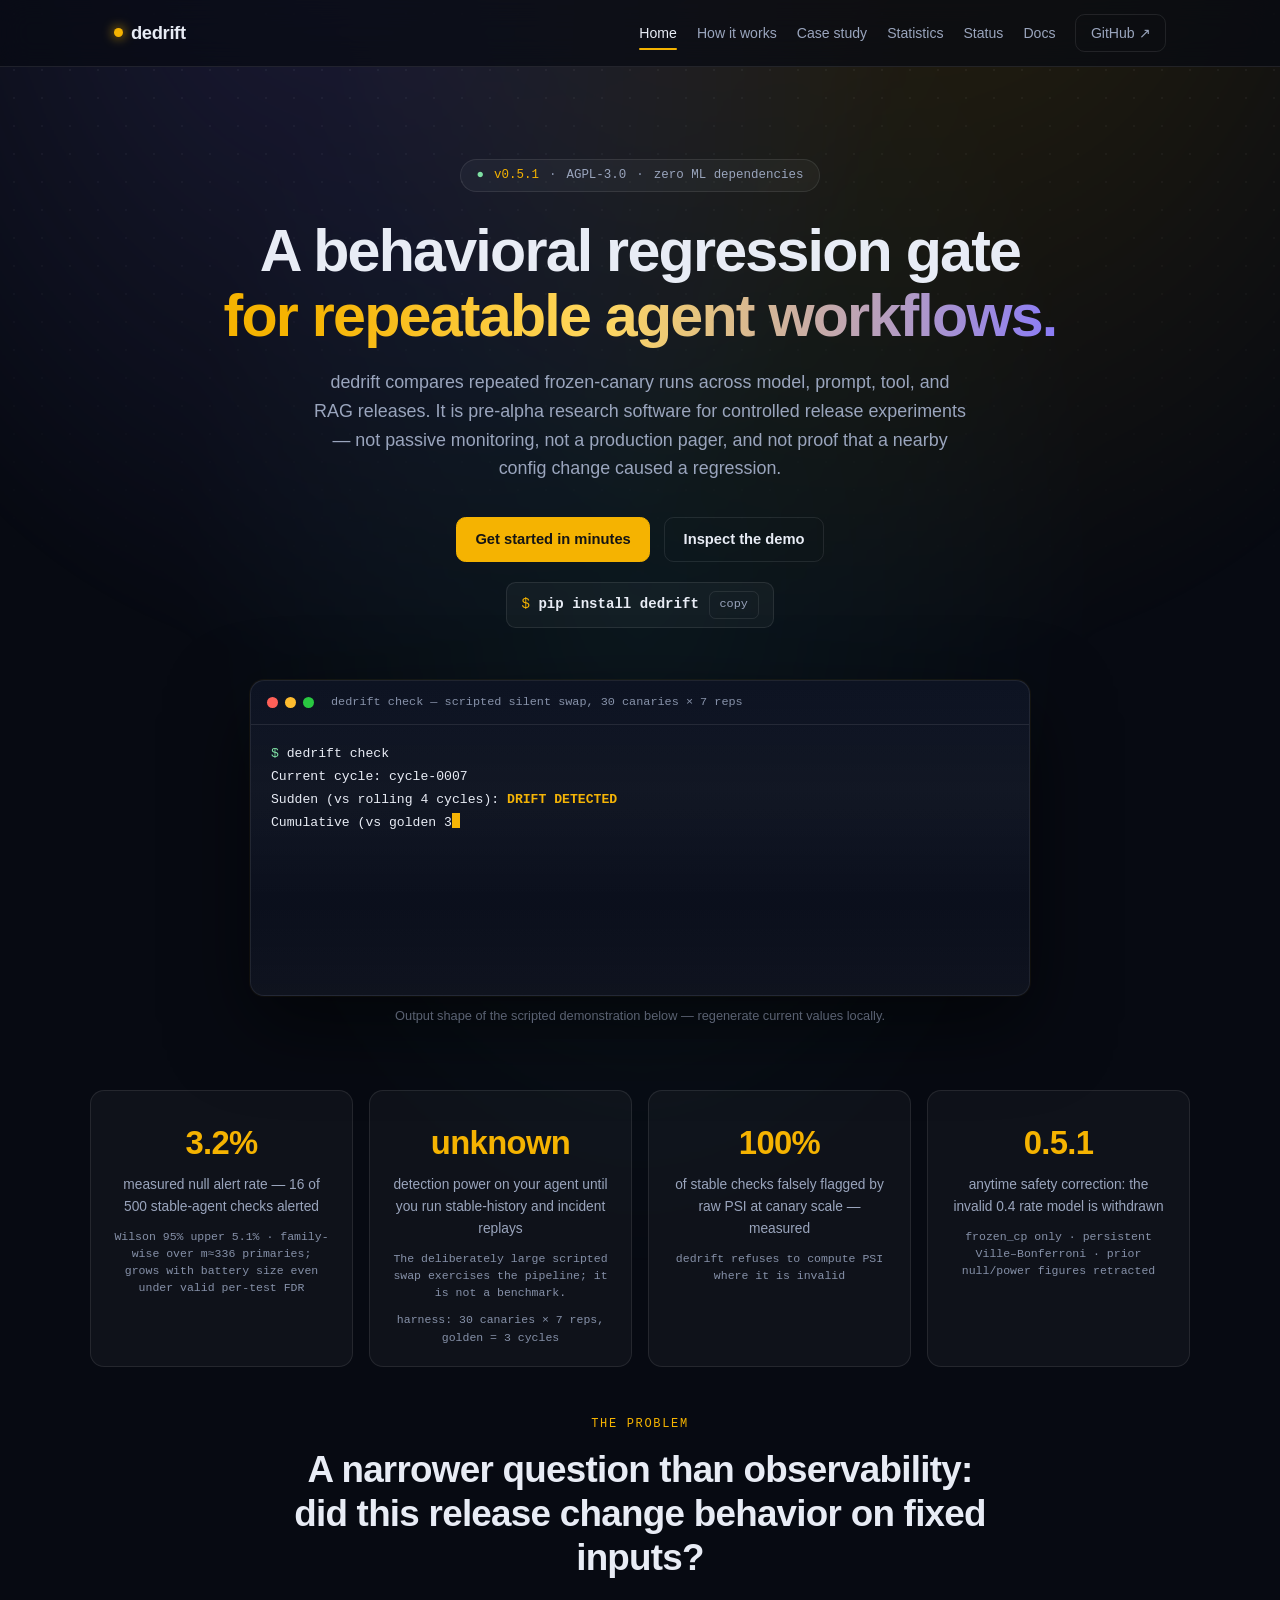
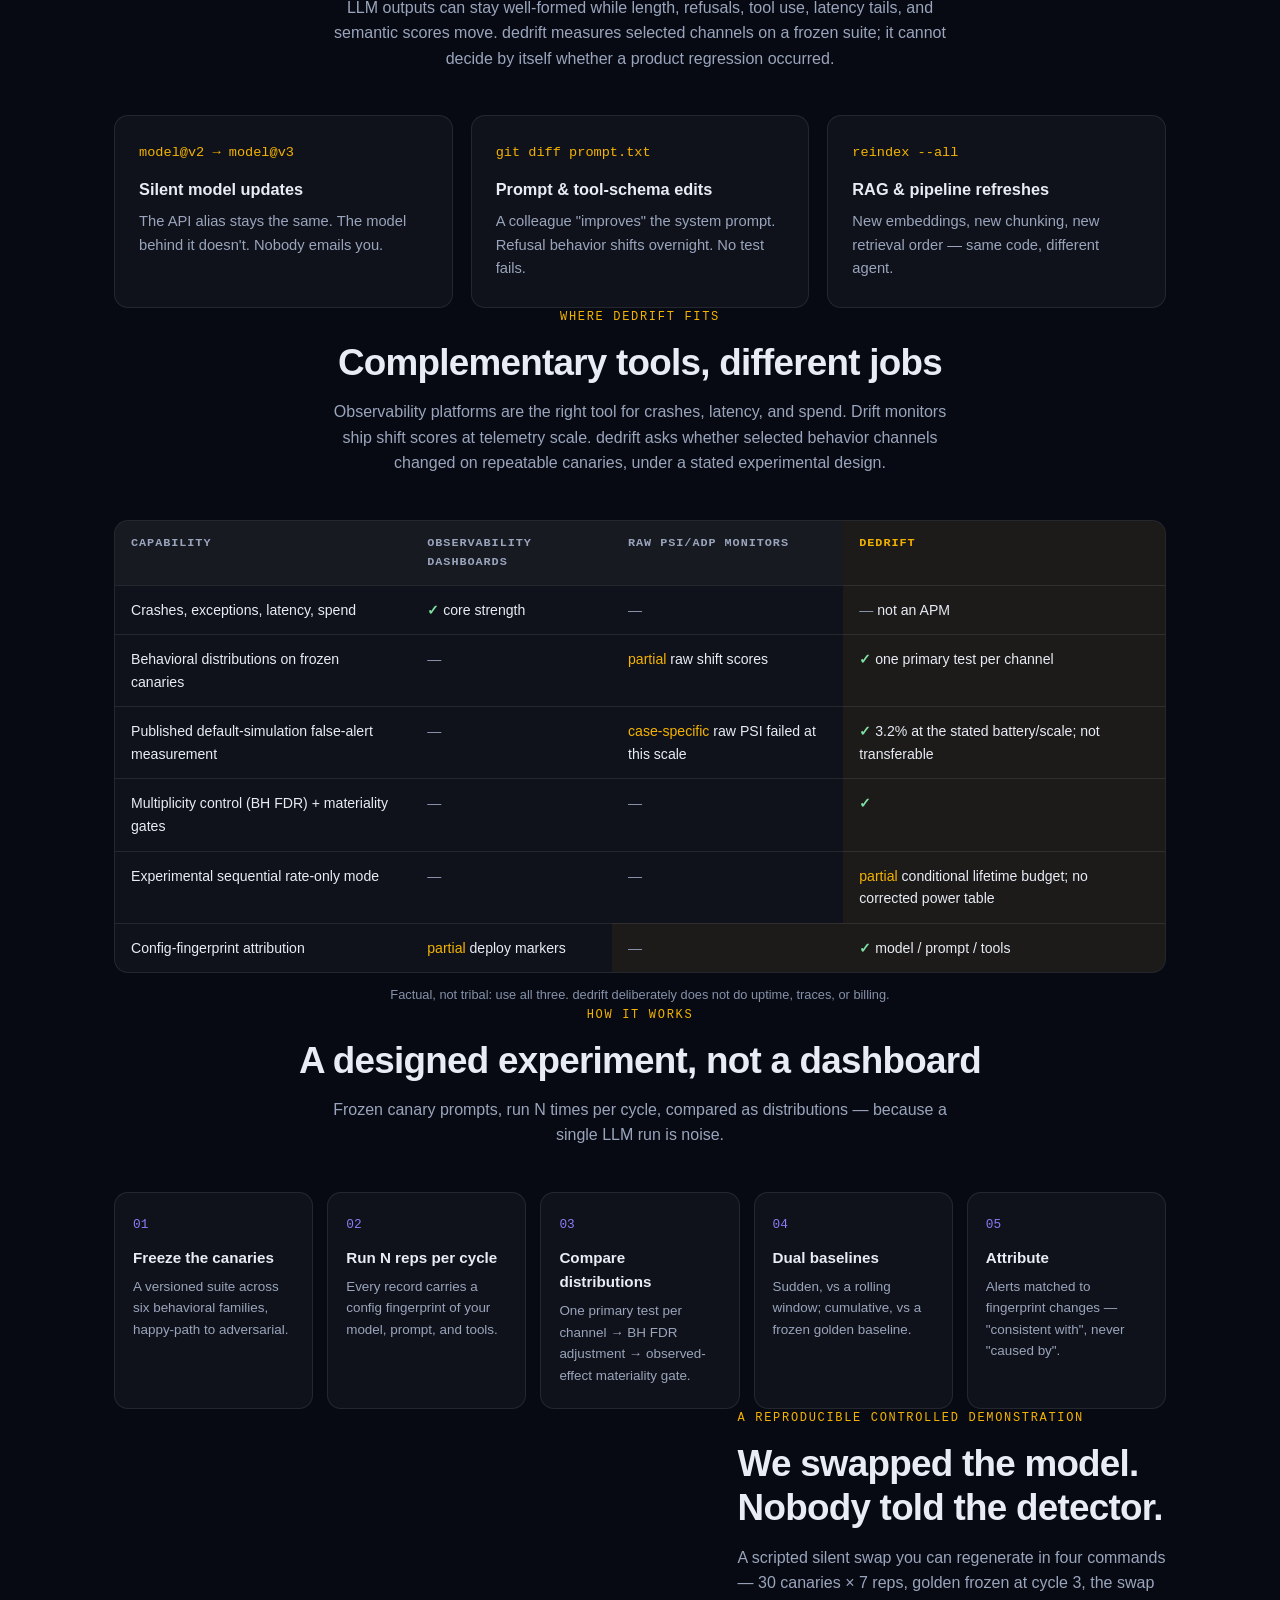
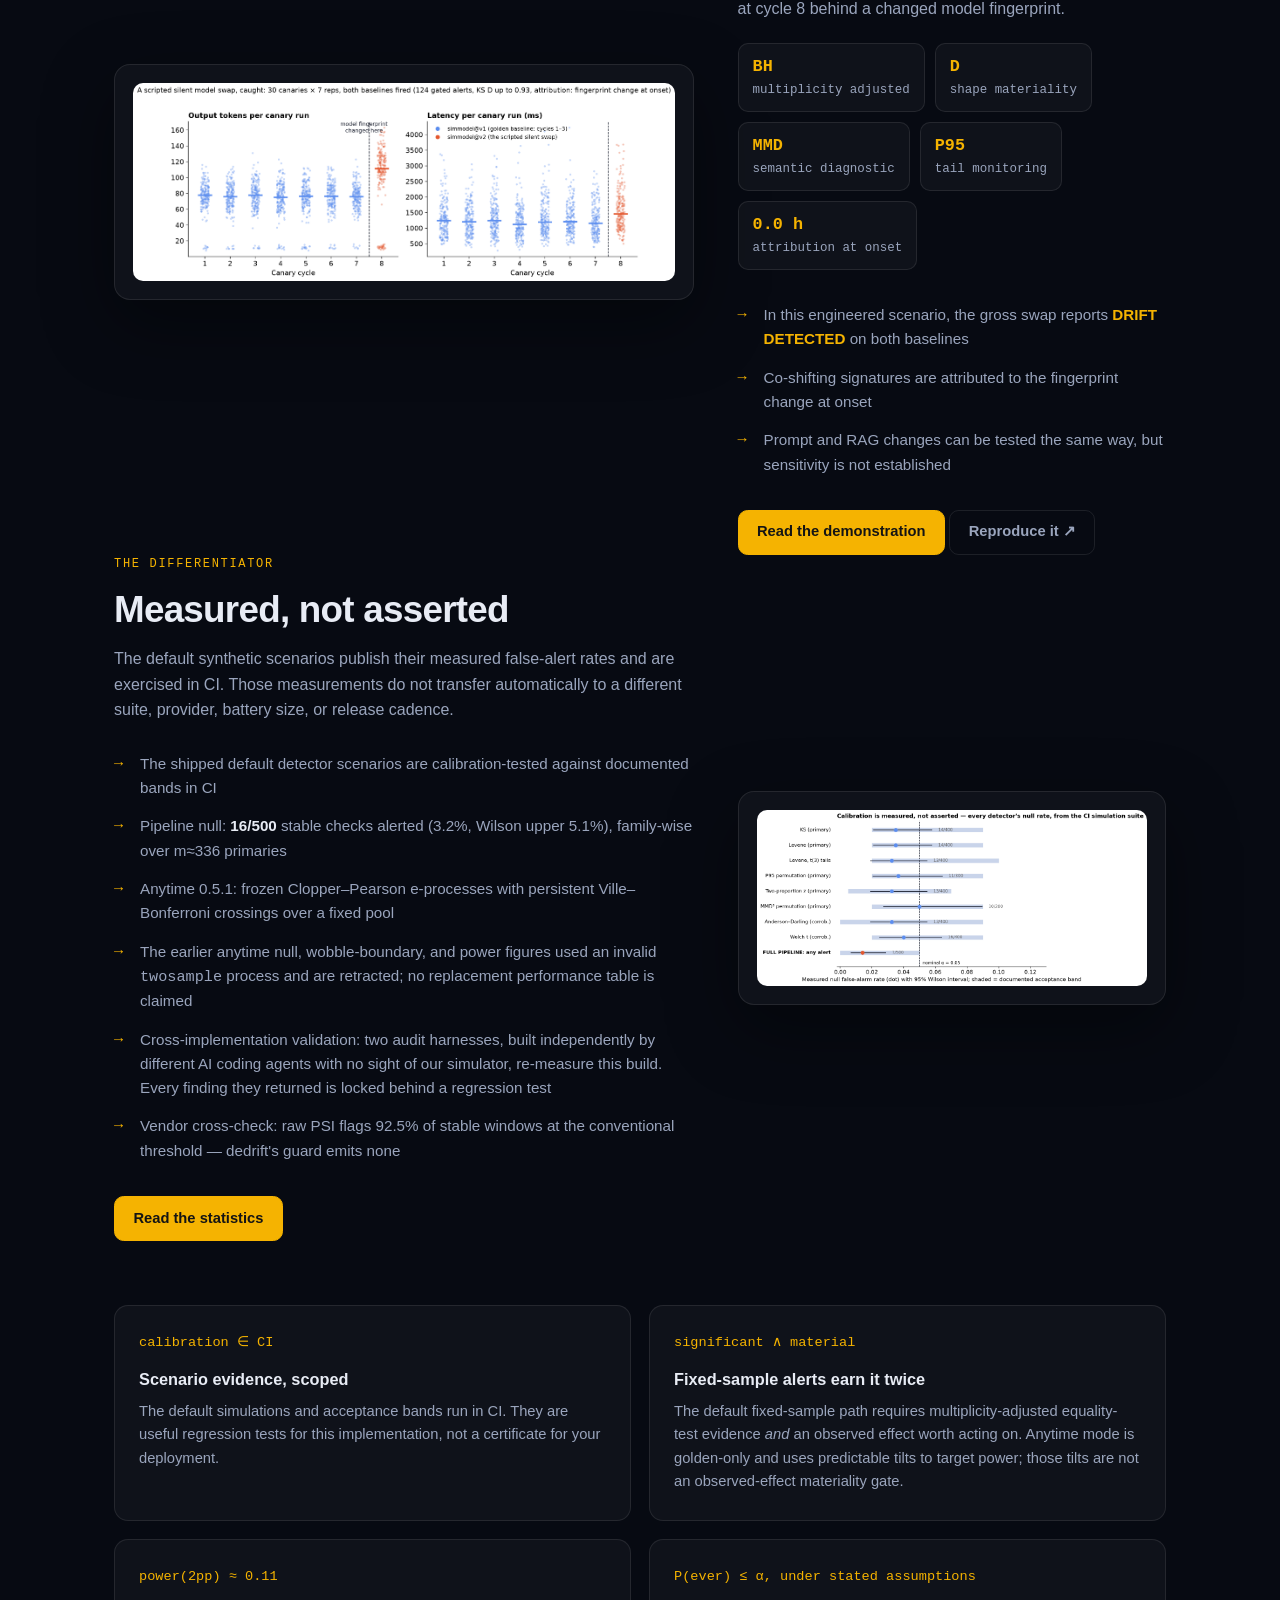
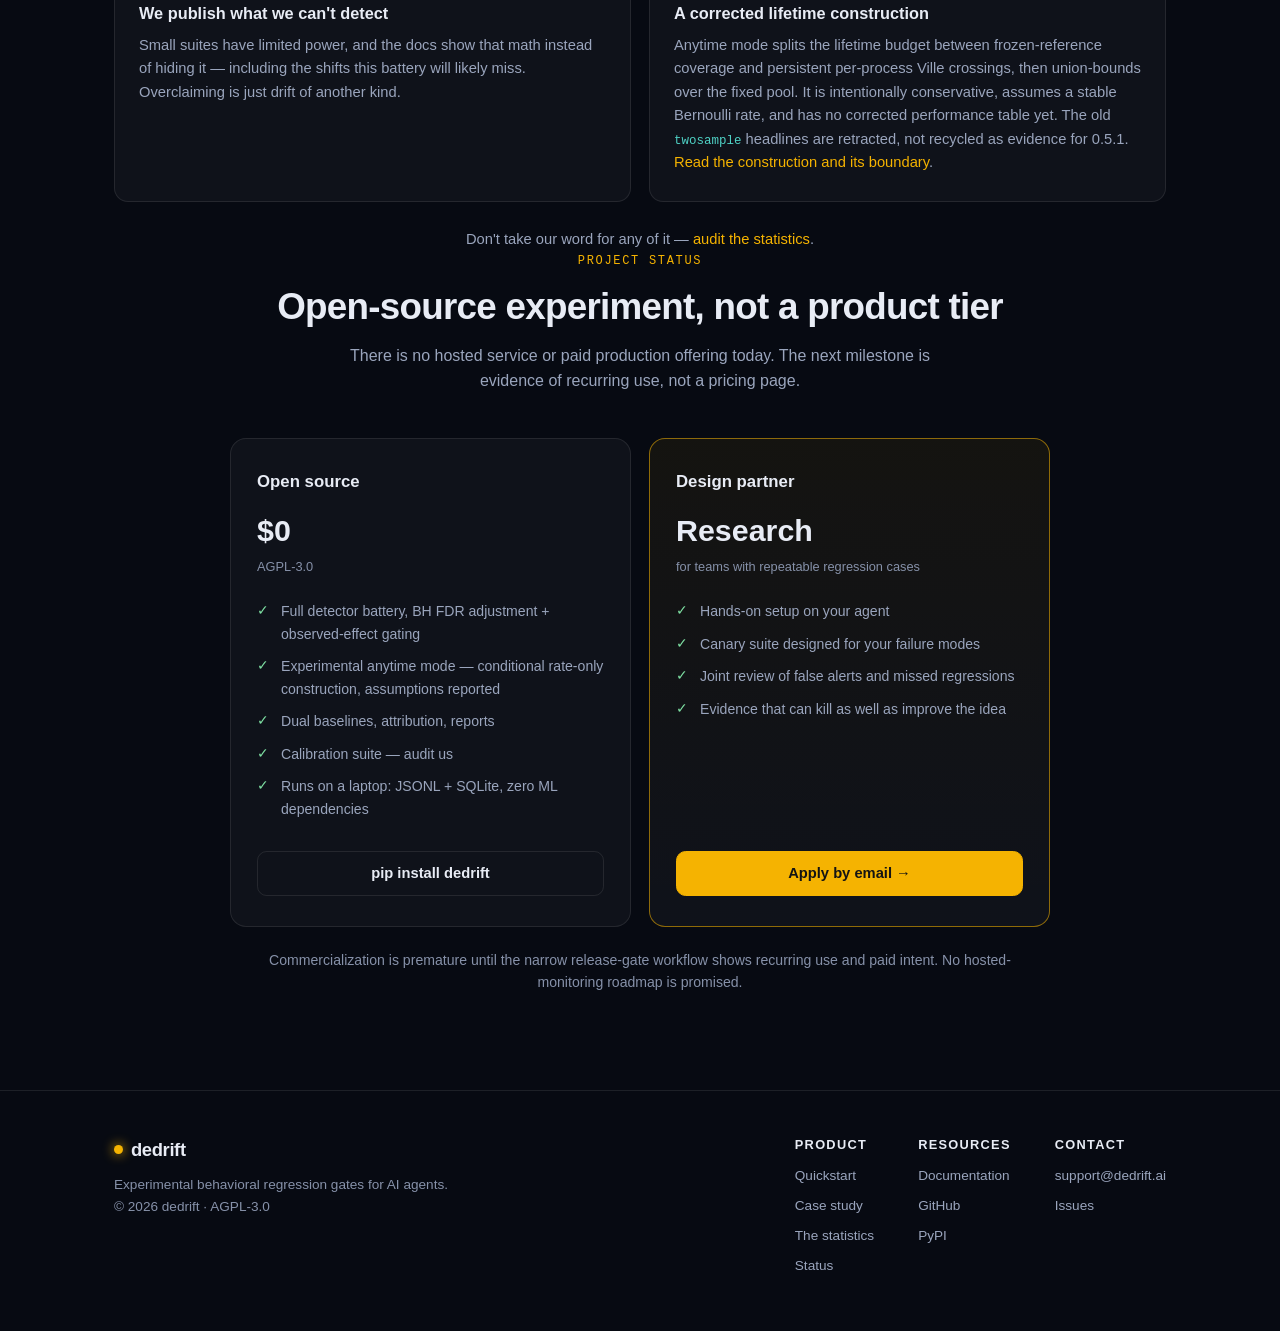
<file: web/index.html>
<!doctype html>
<html lang="en">
<head>
<meta charset="utf-8">
<meta name="viewport" content="width=device-width, initial-scale=1">
<title>dedrift — experimental behavioral regression gates for AI agents</title>
<meta name="description" content="Experimental frozen-canary release comparisons for repeatable AI-agent workflows. Scenario-calibrated tests, materiality gates, dual baselines, and correlational config context; not a production pager.">
<meta property="og:title" content="dedrift — experimental behavioral regression gates for AI agents">
<meta property="og:description" content="Compare repeated frozen-canary runs across agent releases; not a production pager.">
<meta property="og:url" content="https://dedrift.ai/">
<meta property="og:image" content="https://dedrift.ai/og-card-v2.png">
<meta name="twitter:card" content="summary_large_image">
<meta name="twitter:image" content="https://dedrift.ai/og-card-v2.png">
<link rel="canonical" href="https://dedrift.ai/">
<link rel="icon" href="/docs/assets/logo.svg">
<script type="application/ld+json">
{
  "@context": "https://schema.org",
  "@type": "SoftwareApplication",
  "name": "dedrift",
  "description": "Experimental behavioral regression gates for repeatable AI-agent workflows: frozen canary suites, multiplicity adjustment, materiality gates, and correlational config context.",
  "url": "https://dedrift.ai/",
  "downloadUrl": "https://pypi.org/project/dedrift/",
  "softwareVersion": "0.5.1",
  "applicationCategory": "DeveloperApplication",
  "operatingSystem": "macOS, Linux, Windows",
  "license": "https://www.gnu.org/licenses/agpl-3.0.html",
  "offers": {"@type": "Offer", "price": "0", "priceCurrency": "USD"},
  "sameAs": ["https://github.com/dedrift/dedrift", "https://pypi.org/project/dedrift/"]
}
</script>
<style>
:root{
  --bg:#070a12; --bg2:#0b1020; --ink:#e8ecf5; --dim:#9aa5bd; --dimmer:#8691a9;
  --amber:#f5b301; --violet:#8b7cf7; --teal:#4fd1c5; --green:#7ee0a3; --red:#ff6b6b;
  --card:rgba(255,255,255,.035); --line:rgba(255,255,255,.09);
  --mono:ui-monospace,'SF Mono','Cascadia Code','JetBrains Mono',Menlo,Consolas,monospace;
}
*{box-sizing:border-box;margin:0;padding:0}
html{scroll-behavior:smooth;scroll-padding-top:76px}
body{
  background:var(--bg); color:var(--ink);
  /* system stack: zero external requests (performance + GDPR) */
  font-family:-apple-system,BlinkMacSystemFont,'Segoe UI Variable','Segoe UI',Inter,Roboto,'Helvetica Neue',Arial,sans-serif;
  line-height:1.6; -webkit-font-smoothing:antialiased; overflow-x:hidden;
}
body::before{ /* dot grid */
  content:""; position:fixed; inset:0; pointer-events:none; z-index:0;
  background-image:radial-gradient(rgba(255,255,255,.05) 1px, transparent 1px);
  background-size:28px 28px;
  mask-image:linear-gradient(180deg,#000 0%,transparent 70%);
}
a{color:var(--amber);text-decoration:none}
a:hover{text-decoration:underline;text-underline-offset:3px}
.wrap{max-width:1100px;margin:0 auto;padding:0 24px;position:relative;z-index:1}
.skip{
  position:absolute;left:-9999px;top:0;background:var(--amber);color:#141414;
  padding:.6rem 1rem;border-radius:0 0 .6rem 0;font-weight:700;z-index:100;
}
.skip:focus{left:0}

/* ---------- nav ---------- */
nav{
  position:sticky;top:0;z-index:50;
  backdrop-filter:blur(14px);-webkit-backdrop-filter:blur(14px);
  background:rgba(7,10,18,.72);border-bottom:1px solid var(--line);
}
.nav-inner{max-width:1100px;margin:0 auto;padding:14px 24px;display:flex;align-items:center;gap:28px}
.logo{font-weight:800;font-size:1.15rem;color:var(--ink);letter-spacing:-.02em;display:flex;align-items:center;gap:8px}
.logo:hover{text-decoration:none}
.logo .pulse{width:9px;height:9px;border-radius:50%;background:var(--amber);box-shadow:0 0 12px var(--amber);animation:pulse 2.4s infinite}
@keyframes pulse{0%,100%{opacity:1}50%{opacity:.35}}
.nav-links{display:flex;gap:20px;margin-left:auto;align-items:center}
.nav-links a{color:var(--dim);font-size:.88rem;font-weight:500;position:relative;padding:4px 0}
.nav-links a:hover{color:var(--ink);text-decoration:none}
.nav-links a::after{
  content:"";position:absolute;left:0;right:100%;bottom:-2px;height:2px;
  background:var(--amber);border-radius:2px;transition:right .22s ease;
}
.nav-links a:hover::after,.nav-links a[aria-current="true"]::after{right:0}
.nav-links a[aria-current="true"]{color:var(--ink)}
.btn{
  display:inline-block;padding:.6rem 1.15rem;border-radius:.6rem;font-weight:600;font-size:.92rem;
  border:1px solid var(--line);color:var(--ink);transition:border-color .18s,transform .18s,box-shadow .18s;
}
.btn:hover{border-color:var(--amber);transform:translateY(-1px);text-decoration:none}
.btn-primary{background:var(--amber);border-color:var(--amber);color:#141414}
.btn-primary:hover{box-shadow:0 6px 24px rgba(245,179,1,.35)}
.btn-ghost{color:var(--dim)}
.nav-links .btn{padding:.42rem .9rem}
.nav-links .btn::after{display:none}

/* ---------- hero ---------- */
.hero{position:relative;padding:92px 0 40px;text-align:center}
.hero::before{
  content:"";position:absolute;inset:-40% -20% auto;height:130%;z-index:-1;pointer-events:none;
  background:
    radial-gradient(38% 45% at 30% 20%, rgba(139,124,247,.16), transparent),
    radial-gradient(42% 50% at 70% 15%, rgba(245,179,1,.14), transparent),
    radial-gradient(30% 40% at 50% 60%, rgba(79,209,197,.07), transparent);
  filter:blur(10px);
  animation:heroglow 14s ease-in-out infinite alternate;
}
@keyframes heroglow{from{opacity:.75;transform:translateY(0)}to{opacity:1;transform:translateY(22px)}}
.chip{
  display:inline-flex;align-items:center;gap:10px;flex-wrap:wrap;justify-content:center;
  font-family:var(--mono);font-size:.78rem;color:var(--dim);
  border:1px solid var(--line);border-radius:99px;padding:.35rem .95rem;
  background:var(--card);margin-bottom:26px;
}
.chip b{color:var(--green);font-weight:600}
.chip .sep{color:var(--dimmer)}
h1{
  font-size:clamp(2.2rem,5.4vw,3.7rem);font-weight:800;letter-spacing:-.03em;line-height:1.1;
  max-width:880px;margin:0 auto 20px;
}
h1 .grad{
  background:linear-gradient(92deg,var(--amber) 10%,#ffd75e 45%,var(--violet) 100%);
  -webkit-background-clip:text;background-clip:text;color:transparent;
}
.sub{color:var(--dim);font-size:1.12rem;max-width:660px;margin:0 auto 34px}
.cta-row{display:flex;gap:14px;justify-content:center;flex-wrap:wrap;margin-bottom:20px}
.pip{
  font-family:var(--mono);font-size:.88rem;color:var(--dim);
  display:inline-flex;align-items:center;gap:10px;
  border:1px solid var(--line);border-radius:.6rem;padding:.5rem .9rem;background:var(--card);
}
.pip b{color:var(--ink);font-weight:600}
.pip .d{color:var(--amber)}
.pip button{
  border:1px solid var(--line);background:transparent;color:var(--dim);cursor:pointer;
  font:inherit;font-size:.74rem;padding:.22rem .6rem;border-radius:.4rem;
}
.pip button:hover{border-color:var(--amber);color:var(--ink)}

/* ---------- terminal ---------- */
.term{
  max-width:780px;margin:52px auto 0;text-align:left;position:relative;
  background:linear-gradient(180deg,#0d1322,#0a0e1a);
  border:1px solid var(--line);border-radius:14px;overflow:hidden;
  box-shadow:0 30px 80px rgba(0,0,0,.55), 0 0 0 1px rgba(245,179,1,.06);
}
.term::after{ /* faint scanline sheen */
  content:"";position:absolute;inset:0;pointer-events:none;
  background:linear-gradient(180deg,transparent 0%,rgba(255,255,255,.022) 50%,transparent 100%);
  background-size:100% 220px;
  animation:scan 7s linear infinite;
}
@keyframes scan{from{background-position:0 -220px}to{background-position:0 120%}}
.term-bar{display:flex;align-items:center;gap:7px;padding:12px 16px;border-bottom:1px solid var(--line)}
.term-bar i{width:11px;height:11px;border-radius:50%;display:block}
.term-bar i:nth-child(1){background:#ff5f57}.term-bar i:nth-child(2){background:#febc2e}.term-bar i:nth-child(3){background:#28c840}
.term-bar span{margin-left:10px;font-family:var(--mono);font-size:.74rem;color:var(--dimmer)}
.term-body{padding:18px 20px 22px;font-family:var(--mono);font-size:.82rem;line-height:1.75;min-height:270px;white-space:pre-wrap}
.term-body .p{color:var(--green)}
.term-body .a{color:var(--amber);font-weight:600}
.term-body .dim{color:#828ca4}
.term-body .cur{display:inline-block;width:8px;height:15px;background:var(--amber);vertical-align:-2px;animation:pulse 1s infinite}
.term-cap{max-width:780px;margin:10px auto 0;font-size:.8rem;color:var(--dimmer);text-align:center}

/* ---------- stat strip ---------- */
.stats{display:grid;grid-template-columns:repeat(4,1fr);gap:16px;margin:64px 0 8px}
.stat{
  background:var(--card);border:1px solid var(--line);border-radius:14px;padding:26px 20px 20px;text-align:center;
  transition:border-color .2s,transform .2s;
}
.stat:hover{border-color:rgba(245,179,1,.4);transform:translateY(-3px)}
.stat .n{font-size:2.05rem;font-weight:800;letter-spacing:-.02em}
.stat .n em{font-style:normal;color:var(--amber)}
.stat .l{color:var(--dim);font-size:.86rem;margin-top:4px}
.stat .fine{color:var(--dimmer);font-size:.72rem;margin-top:10px;font-family:var(--mono);line-height:1.5}

/* ---------- sections ---------- */
section{padding:84px 0 10px}
.kicker{
  font-family:var(--mono);font-size:.75rem;letter-spacing:.14em;text-transform:uppercase;
  color:var(--amber);text-align:center;margin-bottom:14px;
}
h2{font-size:clamp(1.6rem,3.4vw,2.3rem);font-weight:800;letter-spacing:-.02em;text-align:center;max-width:760px;margin:0 auto 14px;line-height:1.2}
.lead{color:var(--dim);text-align:center;max-width:640px;margin:0 auto 44px}

.cards3{display:grid;grid-template-columns:repeat(3,1fr);gap:18px}
.cards2{display:grid;grid-template-columns:repeat(2,1fr);gap:18px}
.card{
  background:var(--card);border:1px solid var(--line);border-radius:14px;padding:26px 24px;
  transition:border-color .2s, transform .2s;
}
.card:hover{border-color:rgba(245,179,1,.45);transform:translateY(-3px)}
.card h3{font-size:1.02rem;font-weight:700;margin-bottom:8px}
.card p{color:var(--dim);font-size:.92rem}
.card p + p{margin-top:8px}
.card .ic{font-family:var(--mono);color:var(--amber);font-size:.85rem;margin-bottom:12px;display:block}
.card .tag{
  display:inline-block;font-family:var(--mono);font-size:.68rem;letter-spacing:.08em;text-transform:uppercase;
  color:var(--green);border:1px solid rgba(126,224,163,.35);border-radius:99px;padding:.12rem .6rem;margin-bottom:12px;
}
.card code{font-family:var(--mono);font-size:.85em;color:var(--teal)}

/* steps */
.steps{display:grid;grid-template-columns:repeat(5,1fr);gap:14px;counter-reset:step}
.step{background:var(--card);border:1px solid var(--line);border-radius:14px;padding:22px 18px;position:relative;transition:border-color .2s,transform .2s}
.step:hover{border-color:rgba(139,124,247,.5);transform:translateY(-3px)}
.step::before{
  counter-increment:step;content:"0" counter(step);
  font-family:var(--mono);color:var(--violet);font-size:.8rem;display:block;margin-bottom:10px;
}
.step h3{font-size:.95rem;margin-bottom:6px}
.step p{color:var(--dim);font-size:.84rem}

/* ---------- tables ---------- */
.tbl-wrap{overflow-x:auto;border:1px solid var(--line);border-radius:14px;background:var(--card)}
table{width:100%;border-collapse:collapse;font-size:.88rem;min-width:640px}
th,td{padding:13px 16px;text-align:left;border-bottom:1px solid var(--line);vertical-align:top}
thead th{
  font-family:var(--mono);font-size:.74rem;letter-spacing:.08em;text-transform:uppercase;
  color:var(--dim);background:rgba(255,255,255,.03);
}
tbody tr:last-child td{border-bottom:0}
tbody tr:hover{background:rgba(255,255,255,.025)}
td .y{color:var(--green);font-weight:700}
td .n{color:var(--dimmer)}
td .mid{color:var(--amber)}
th.hl,td.hl{background:rgba(245,179,1,.05)}
thead th.hl{color:var(--amber)}
.tbl-note{color:var(--dimmer);font-size:.8rem;margin-top:12px;text-align:center}
.ladder{min-width:0}
.ladder td,.ladder th{font-variant-numeric:tabular-nums}
.ladder td:not(:first-child){font-family:var(--mono);font-size:.84rem}

/* figure panels */
.fig-panel{
  background:var(--card);border:1px solid var(--line);border-radius:16px;padding:18px;
  box-shadow:0 24px 70px rgba(0,0,0,.4);
}
.fig-panel img{width:100%;border-radius:10px;display:block;background:#fff}
.split{display:grid;grid-template-columns:1.15fr .85fr;gap:44px;align-items:center}
.split h2{text-align:left;margin:0 0 14px}
.split .lead{text-align:left;margin:0 0 22px}
.split ul{list-style:none;margin:0 0 26px}
.split li{color:var(--dim);padding:7px 0 7px 26px;position:relative;font-size:.95rem}
.split li::before{content:"→";position:absolute;left:0;color:var(--amber);font-family:var(--mono)}
.split li b{color:var(--ink)}

/* metric chips (case study) */
.metrics{display:flex;flex-wrap:wrap;gap:10px;margin:0 0 26px}
.metric{
  border:1px solid var(--line);border-radius:10px;padding:10px 14px;background:var(--card);
  font-family:var(--mono);font-size:.78rem;color:var(--dim);
}
.metric b{display:block;color:var(--amber);font-size:1.05rem;font-weight:700}

/* pricing */
.tiers{display:grid;grid-template-columns:repeat(2,1fr);gap:18px;align-items:stretch;max-width:820px;margin:0 auto}
.tier{background:var(--card);border:1px solid var(--line);border-radius:16px;padding:30px 26px;display:flex;flex-direction:column;transition:border-color .2s,transform .2s}
.tier:hover{transform:translateY(-3px)}
.tier.hot{border-color:rgba(245,179,1,.55);background:linear-gradient(180deg,rgba(245,179,1,.06),var(--card))}
.tier h3{font-size:1.05rem}
.tier .price{font-size:1.9rem;font-weight:800;margin:10px 0 2px}
.tier .per{color:var(--dimmer);font-size:.8rem;margin-bottom:18px}
.tier ul{list-style:none;margin-bottom:26px;flex:1}
.tier li{color:var(--dim);font-size:.88rem;padding:5px 0 5px 24px;position:relative}
.tier li::before{content:"✓";position:absolute;left:0;color:var(--green);font-family:var(--mono)}
.tier .btn{text-align:center}
.pricing-note{text-align:center;margin:22px auto 0;color:var(--dimmer);font-size:.88rem;max-width:760px}

/* footer */
footer{margin-top:96px;border-top:1px solid var(--line);padding:44px 0 56px}
.foot{display:flex;justify-content:space-between;gap:24px;flex-wrap:wrap;color:var(--dimmer);font-size:.85rem}
.foot a{color:var(--dim)}
.foot a:hover{color:var(--ink)}
.foot .cols{display:flex;gap:44px;flex-wrap:wrap}
.foot .col{display:flex;flex-direction:column;gap:8px}
.foot .col b{color:var(--ink);font-size:.8rem;text-transform:uppercase;letter-spacing:.1em;margin-bottom:2px}

/* ---------- contact dialog ---------- */
dialog#contact{
  border:1px solid var(--line); border-radius:16px; padding:0;
  background:linear-gradient(180deg,#0d1322,#0a0e1a); color:var(--ink);
  max-width:520px; width:calc(100% - 32px);
  box-shadow:0 40px 100px rgba(0,0,0,.6);
}
dialog#contact::backdrop{background:rgba(4,6,12,.72);backdrop-filter:blur(3px)}
.dlg{padding:30px 30px 26px}
.dlg h3{font-size:1.15rem;font-weight:800;margin-bottom:6px}
.dlg p{color:var(--dim);font-size:.92rem;margin-bottom:18px}
.dlg .addr{
  display:flex;align-items:center;gap:10px;justify-content:space-between;
  background:rgba(255,255,255,.05);border:1px solid var(--line);
  border-radius:10px;padding:12px 14px;margin-bottom:14px;
}
.dlg .addr code{font-family:var(--mono);font-size:.95rem;color:var(--amber);user-select:all}
.dlg .addr button{
  border:1px solid var(--line);background:transparent;color:var(--ink);
  font:inherit;font-size:.82rem;padding:.38rem .8rem;border-radius:.5rem;cursor:pointer;
}
.dlg .addr button:hover{border-color:var(--amber)}
.dlg .tips{font-size:.85rem;color:var(--dim);margin-bottom:20px;line-height:1.7}
.dlg .tips b{color:var(--ink);font-weight:600}
.dlg .row{display:flex;gap:10px;flex-wrap:wrap;align-items:center}
.dlg .close{
  position:absolute;top:14px;right:16px;background:none;border:0;
  color:var(--dim);font-size:1.4rem;cursor:pointer;line-height:1;
}
.dlg .close:hover{color:var(--ink)}

/* reveal on scroll */
.rv{opacity:0;transform:translateY(16px);transition:opacity .6s ease,transform .6s ease}
.rv.in{opacity:1;transform:none}
@media (prefers-reduced-motion: reduce){
  html{scroll-behavior:auto}
  .rv{opacity:1;transform:none;transition:none}
  .logo .pulse,.term-body .cur,.term::after,.hero::before{animation:none}
  .btn,.card,.step,.stat,.tier,.nav-links a::after{transition:none}
}
@media (max-width:900px){
  .cards3,.cards2,.tiers{grid-template-columns:1fr}
  .steps{grid-template-columns:1fr 1fr}
  .stats{grid-template-columns:1fr 1fr}
  .split{grid-template-columns:1fr}
  .nav-links a:not(.btn){display:none}
}
@media (max-width:560px){
  .stats{grid-template-columns:1fr}
  .steps{grid-template-columns:1fr}
}
</style>
</head>
<body>
<a class="skip" href="#main">Skip to content</a>

<nav aria-label="Primary">
  <div class="nav-inner">
    <a class="logo" href="#home"><span class="pulse" aria-hidden="true"></span>dedrift</a>
    <div class="nav-links">
      <a href="#home">Home</a>
      <a href="#how">How it works</a>
      <a href="#case-study">Case study</a>
      <a href="#statistics">Statistics</a>
      <a href="#pricing">Status</a>
      <a href="/docs/">Docs</a>
      <a class="btn" href="https://github.com/dedrift/dedrift">GitHub ↗</a>
    </div>
  </div>
</nav>

<header class="hero wrap" id="home">
  <div class="chip"><b>●</b> <a href="https://github.com/dedrift/dedrift/blob/main/CHANGELOG.md">v0.5.1</a> <span class="sep">·</span> AGPL-3.0 <span class="sep">·</span> zero ML dependencies</div>
  <h1>A behavioral regression gate<br><span class="grad">for repeatable agent workflows.</span></h1>
  <p class="sub">
    dedrift compares repeated frozen-canary runs across model, prompt, tool, and RAG releases.
    It is pre-alpha research software for controlled release experiments — not passive monitoring,
    not a production pager, and not proof that a nearby config change caused a regression.
  </p>
  <div class="cta-row">
    <a class="btn btn-primary" href="/docs/quickstart/">Get started in minutes</a>
    <a class="btn" href="#case-study">Inspect the demo</a>
  </div>
  <div class="pip"><span><span class="d">$</span> <b>pip install dedrift</b></span><button type="button" id="pipcopy" aria-label="Copy install command">copy</button></div>

  <div class="term rv" id="term">
    <div class="term-bar"><i aria-hidden="true"></i><i aria-hidden="true"></i><i aria-hidden="true"></i><span>dedrift check — scripted silent swap, 30 canaries × 7 reps</span></div>
    <div class="term-body" id="termbody"><span class="p">$ </span>dedrift check
Current cycle: cycle-0007
Sudden (vs rolling 4 cycles): <span class="a">DRIFT DETECTED</span>
Cumulative (vs golden 3 cycles): <span class="a">DRIFT DETECTED</span>
Alerts: build-specific (BH-adjusted and observed-effect gated)
<span class="dim"># attribution: model fingerprint change, 0.0 h before onset</span>
<span class="dim"># consistent with the swap. nobody told it anything.</span></div>
  </div>
  <p class="term-cap">Output shape of the scripted demonstration below — regenerate current values locally.</p>

  <div class="stats" aria-label="Measured fixed-path results and the v0.5.1 anytime correction">
    <div class="stat rv"><div class="n"><em>3.2%</em></div>
      <div class="l">measured null alert rate — 16 of 500 stable-agent checks alerted</div>
      <div class="fine">Wilson 95% upper 5.1% · family-wise over m≈336 primaries; grows with battery size even under valid per-test FDR</div></div>
    <div class="stat rv"><div class="n"><em>unknown</em></div>
      <div class="l">detection power on your agent until you run stable-history and incident replays</div>
      <div class="fine">The deliberately large scripted swap exercises the pipeline; it is not a benchmark.</div>
      <div class="fine">harness: 30 canaries × 7 reps, golden = 3 cycles</div></div>
    <div class="stat rv"><div class="n"><em>100%</em></div>
      <div class="l">of stable checks falsely flagged by raw PSI at canary scale — measured</div>
      <div class="fine">dedrift refuses to compute PSI where it is invalid</div></div>
    <div class="stat rv"><div class="n"><em>0.5.1</em></div>
      <div class="l">anytime safety correction: the invalid 0.4 rate model is withdrawn</div>
      <div class="fine">frozen_cp only · persistent Ville–Bonferroni · prior null/power figures retracted</div></div>
  </div>
</header>

<main id="main">

<section id="product" class="wrap" aria-labelledby="product-h">
  <div class="kicker">The problem</div>
  <h2 id="product-h">A narrower question than observability:<br>did this release change behavior on fixed inputs?</h2>
  <p class="lead">LLM outputs can stay well-formed while length, refusals, tool use, latency tails, and semantic scores move. dedrift measures selected channels on a frozen suite; it cannot decide by itself whether a product regression occurred.</p>
  <div class="cards3">
    <div class="card rv"><span class="ic">model@v2 → model@v3</span><h3>Silent model updates</h3><p>The API alias stays the same. The model behind it doesn't. Nobody emails you.</p></div>
    <div class="card rv"><span class="ic">git diff prompt.txt</span><h3>Prompt &amp; tool-schema edits</h3><p>A colleague "improves" the system prompt. Refusal behavior shifts overnight. No test fails.</p></div>
    <div class="card rv"><span class="ic">reindex --all</span><h3>RAG &amp; pipeline refreshes</h3><p>New embeddings, new chunking, new retrieval order — same code, different agent.</p></div>
  </div>
</section>

<section id="compare" class="wrap" aria-labelledby="compare-h">
  <div class="kicker">Where dedrift fits</div>
  <h2 id="compare-h">Complementary tools, different jobs</h2>
  <p class="lead">Observability platforms are the right tool for crashes, latency, and spend. Drift monitors ship shift scores at telemetry scale. dedrift asks whether selected behavior channels changed on repeatable canaries, under a stated experimental design.</p>
  <div class="tbl-wrap rv">
    <table>
      <thead>
        <tr><th scope="col">Capability</th><th scope="col">Observability dashboards</th><th scope="col">Raw PSI/ADP monitors</th><th scope="col" class="hl">dedrift</th></tr>
      </thead>
      <tbody>
        <tr><td>Crashes, exceptions, latency, spend</td><td><span class="y">✓</span> core strength</td><td><span class="n">—</span></td><td class="hl"><span class="n">—</span> not an APM</td></tr>
        <tr><td>Behavioral distributions on frozen canaries</td><td><span class="n">—</span></td><td><span class="mid">partial</span> raw shift scores</td><td class="hl"><span class="y">✓</span> one primary test per channel</td></tr>
        <tr><td>Published default-simulation false-alert measurement</td><td><span class="n">—</span></td><td><span class="mid">case-specific</span> raw PSI failed at this scale</td><td class="hl"><span class="y">✓</span> 3.2% at the stated battery/scale; not transferable</td></tr>
        <tr><td>Multiplicity control (BH FDR) + materiality gates</td><td><span class="n">—</span></td><td><span class="n">—</span></td><td class="hl"><span class="y">✓</span></td></tr>
        <tr><td>Experimental sequential rate-only mode</td><td><span class="n">—</span></td><td><span class="n">—</span></td><td class="hl"><span class="mid">partial</span> conditional lifetime budget; no corrected power table</td></tr>
        <tr><td>Config-fingerprint attribution</td><td><span class="mid">partial</span> deploy markers</td><td class="hl"><span class="n">—</span></td><td class="hl"><span class="y">✓</span> model / prompt / tools</td></tr>
      </tbody>
    </table>
  </div>
  <p class="tbl-note">Factual, not tribal: use all three. dedrift deliberately does not do uptime, traces, or billing.</p>
</section>

<section id="how" class="wrap" aria-labelledby="how-h">
  <div class="kicker">How it works</div>
  <h2 id="how-h">A designed experiment, not a dashboard</h2>
  <p class="lead">Frozen canary prompts, run N times per cycle, compared as distributions — because a single LLM run is noise.</p>
  <div class="steps">
    <div class="step rv"><h3>Freeze the canaries</h3><p>A versioned suite across six behavioral families, happy-path to adversarial.</p></div>
    <div class="step rv"><h3>Run N reps per cycle</h3><p>Every record carries a config fingerprint of your model, prompt, and tools.</p></div>
    <div class="step rv"><h3>Compare distributions</h3><p>One primary test per channel → BH FDR adjustment → observed-effect materiality gate.</p></div>
    <div class="step rv"><h3>Dual baselines</h3><p>Sudden, vs a rolling window; cumulative, vs a frozen golden baseline.</p></div>
    <div class="step rv"><h3>Attribute</h3><p>Alerts matched to fingerprint changes — "consistent with", never "caused by".</p></div>
  </div>
</section>

<section id="case-study" class="wrap" aria-labelledby="case-h">
  <div class="split">
    <div class="fig-panel rv">
      <img src="/docs/assets/fig1_the_catch.png" alt="A scripted silent model swap: output tokens jump after the swap; latency tails thicken" loading="lazy">
    </div>
    <div>
      <div class="kicker" style="text-align:left">A reproducible controlled demonstration</div>
      <h2 id="case-h">We swapped the model.<br>Nobody told the detector.</h2>
      <p class="lead">A scripted silent swap you can regenerate in four commands — 30 canaries × 7 reps, golden frozen at cycle 3, the swap at cycle 8 behind a changed model fingerprint.</p>
      <div class="metrics">
        <div class="metric"><b>BH</b>multiplicity adjusted</div>
        <div class="metric"><b>D</b>shape materiality</div>
        <div class="metric"><b>MMD</b>semantic diagnostic</div>
        <div class="metric"><b>P95</b>tail monitoring</div>
        <div class="metric"><b>0.0 h</b>attribution at onset</div>
      </div>
      <ul>
        <li>In this engineered scenario, the gross swap reports <b style="color:var(--amber)">DRIFT DETECTED</b> on both baselines</li>
        <li>Co-shifting signatures are attributed to the fingerprint change at onset</li>
        <li>Prompt and RAG changes can be tested the same way, but sensitivity is not established</li>
      </ul>
      <a class="btn btn-primary" href="/docs/case-study/">Read the demonstration</a>
      <a class="btn btn-ghost" href="https://github.com/dedrift/dedrift/tree/main/examples">Reproduce it ↗</a>
    </div>
  </div>
</section>

<section id="statistics" class="wrap" aria-labelledby="stats-h">
  <div class="split">
    <div>
      <div class="kicker" style="text-align:left">The differentiator</div>
      <h2 id="stats-h">Measured, not asserted</h2>
      <p class="lead">The default synthetic scenarios publish their measured false-alert rates and are exercised in CI. Those measurements do not transfer automatically to a different suite, provider, battery size, or release cadence.</p>
      <ul>
        <li>The shipped default detector scenarios are calibration-tested against documented bands in CI</li>
        <li>Pipeline null: <b>16/500</b> stable checks alerted (3.2%, Wilson upper 5.1%), family-wise over m≈336 primaries</li>
        <li>Anytime 0.5.1: frozen Clopper–Pearson e-processes with persistent Ville–Bonferroni crossings over a fixed pool</li>
        <li>The earlier anytime null, wobble-boundary, and power figures used an invalid <code>twosample</code> process and are retracted; no replacement performance table is claimed</li>
        <li>Cross-implementation validation: two audit harnesses, built independently by different AI coding agents with no sight of our simulator, re-measure this build. Every finding they returned is locked behind a regression test</li>
        <li>Vendor cross-check: raw PSI flags 92.5% of stable windows at the conventional threshold — dedrift's guard emits none</li>
      </ul>
      <a class="btn btn-primary" href="/docs/statistics/">Read the statistics</a>
    </div>
    <div class="fig-panel rv">
      <img src="/docs/assets/fig2_calibration.png" alt="Measured null false-alarm rate of every detector, with acceptance bands" loading="lazy">
    </div>
  </div>

  <div class="cards2" style="margin-top:64px">
    <div class="card rv"><span class="ic">calibration ∈ CI</span><h3>Scenario evidence, scoped</h3>
      <p>The default simulations and acceptance bands run in CI. They are useful regression
      tests for this implementation, not a certificate for your deployment.</p></div>
    <div class="card rv"><span class="ic">significant ∧ material</span><h3>Fixed-sample alerts earn it twice</h3>
      <p>The default fixed-sample path requires multiplicity-adjusted equality-test evidence <em>and</em>
      an observed effect worth acting on. Anytime mode is golden-only and uses predictable tilts to
      target power; those tilts are not an observed-effect materiality gate.</p></div>
    <div class="card rv"><span class="ic">power(2pp) ≈ 0.11</span><h3>We publish what we can't detect</h3>
      <p>Small suites have limited power, and the docs show that math instead of hiding it — including the
      shifts this battery will likely miss. Overclaiming is just drift of another kind.</p></div>
    <div class="card rv"><span class="ic">P(ever) ≤ α, under stated assumptions</span><h3>A corrected lifetime construction</h3>
      <p>Anytime mode splits the lifetime budget between frozen-reference coverage and persistent
      per-process Ville crossings, then union-bounds over the fixed pool. It is intentionally conservative,
      assumes a stable Bernoulli rate, and has no corrected performance table yet. The old
      <code>twosample</code> headlines are retracted, not recycled as evidence for 0.5.1.
      <a href="/docs/anytime/">Read the construction and its boundary</a>.</p></div>
  </div>
  <p style="text-align:center;margin-top:26px;color:var(--dim);font-size:.92rem">
    Don't take our word for any of it — <a href="/docs/statistics/">audit the statistics</a>.
  </p>

  <!-- PAPER BAND — activate when the arXiv ID lands: delete this comment line and the
       closing one below, then replace both PENDING markers with the real identifier.
       tests/test_site_has_no_placeholders.py fails if PENDING ever reaches a live block.
  <div class="card rv" style="margin-top:48px">
    <span class="ic">preprint</span>
    <h3>The method, in full</h3>
    <p>Every number on this page is derived, replicated and bounded in the paper —
    including the regimes where the guarantees stop holding.</p>
    <p style="font-family:var(--mono);font-size:.82rem;color:var(--dim);margin-top:12px">
      Ali Mahmoudi. <em>Calibrated, Anytime-Valid Detection of Behavioral Drift in LLM Agents.</em>
      arXiv:PENDING, 2026.
    </p>
    <p style="margin-top:12px"><a href="https://arxiv.org/abs/PENDING">Read the paper →</a></p>
  </div>
  END PAPER BAND -->
</section>

<section id="pricing" class="wrap" aria-labelledby="pricing-h">
  <div class="kicker">Project status</div>
  <h2 id="pricing-h">Open-source experiment, not a product tier</h2>
  <p class="lead">There is no hosted service or paid production offering today. The next milestone is evidence of recurring use, not a pricing page.</p>
  <div class="tiers">
    <div class="tier rv">
      <h3>Open source</h3>
      <div class="price">$0</div><div class="per">AGPL-3.0</div>
      <ul>
        <li>Full detector battery, BH FDR adjustment + observed-effect gating</li>
        <li>Experimental anytime mode — conditional rate-only construction, assumptions reported</li>
        <li>Dual baselines, attribution, reports</li>
        <li>Calibration suite — audit us</li>
        <li>Runs on a laptop: JSONL + SQLite, zero ML dependencies</li>
      </ul>
      <a class="btn" href="/docs/quickstart/">pip install dedrift</a>
    </div>
    <div class="tier hot rv">
      <h3>Design partner</h3>
      <div class="price">Research</div><div class="per">for teams with repeatable regression cases</div>
      <ul>
        <li>Hands-on setup on your agent</li>
        <li>Canary suite designed for your failure modes</li>
        <li>Joint review of false alerts and missed regressions</li>
        <li>Evidence that can kill as well as improve the idea</li>
      </ul>
      <a class="btn btn-primary" href="mailto:support@dedrift.ai?subject=Design%20partner" data-contact="partner">Apply by email →</a>
    </div>
  </div>
  <p class="pricing-note">
    Commercialization is premature until the narrow release-gate workflow shows
    recurring use and paid intent. No hosted-monitoring roadmap is promised.
  </p>
</section>

</main>

<footer>
  <div class="wrap foot">
    <div>
      <div class="logo" style="margin-bottom:10px"><span class="pulse" aria-hidden="true"></span>dedrift</div>
      <div>Experimental behavioral regression gates for AI agents.<br>© 2026 dedrift · AGPL-3.0</div>
    </div>
    <div class="cols">
      <div class="col"><b>Product</b>
        <a href="/docs/quickstart/">Quickstart</a>
        <a href="/docs/case-study/">Case study</a>
        <a href="/docs/statistics/">The statistics</a>
        <a href="#pricing">Status</a>
      </div>
      <div class="col"><b>Resources</b>
        <a href="https://dedrift.ai/docs/">Documentation</a>
        <a href="https://github.com/dedrift/dedrift">GitHub</a>
        <a href="https://pypi.org/project/dedrift/">PyPI</a>
      </div>
      <div class="col"><b>Contact</b>
        <a href="mailto:support@dedrift.ai" data-contact="general">support@dedrift.ai</a>
        <a href="https://github.com/dedrift/dedrift/issues">Issues</a>
      </div>
    </div>
  </div>
</footer>

<dialog id="contact" aria-labelledby="dlg-title">
  <div class="dlg" style="position:relative">
    <button class="close" data-close aria-label="Close">&times;</button>
    <h3 id="dlg-title">Get in touch</h3>
    <p id="dlg-lead">Email is the whole process — no forms, no CRM.</p>

    <div class="addr">
      <code id="dlg-addr">support@dedrift.ai</code>
      <button type="button" id="dlg-copy">Copy address</button>
    </div>

    <div class="tips" id="dlg-tips"></div>

    <div class="row">
      <a class="btn btn-primary" id="dlg-mail" href="mailto:support@dedrift.ai">Open mail app</a>
      <a class="btn" href="https://github.com/dedrift/dedrift/issues">Open a GitHub issue ↗</a>
    </div>
  </div>
</dialog>

<script>
/* ---- contact dialog: mailto: silently does nothing when no mail client
   is registered, which is a lot of people. Show the address instead and
   keep mailto as one option among several. ---- */
(function () {
  const dlg = document.getElementById('contact');
  if (!dlg || !dlg.showModal) return;   // very old browser: leave mailto as-is
  const VARIANTS = {
    partner: {
      title: 'Apply as a design partner',
      lead: 'Send us a note — a couple of lines is plenty to start.',
      tips: 'Useful to include: <b>what your agent does</b>, <b>what stack it runs on</b>, and <b>the drift you actually worry about</b> (silent model updates, prompt edits, RAG refreshes…).',
      subject: 'Design partner',
    },
    general: {
      title: 'Get in touch',
      lead: 'Questions, bug reports, or drift stories — all welcome.',
      tips: 'For a suspected false alarm or a missed detection, the <b>version, config, seed and a log extract</b> make it reproducible.',
      subject: 'dedrift',
    },
  };
  const addr = 'support@dedrift.ai';

  document.querySelectorAll('[data-contact]').forEach((el) => {
    el.addEventListener('click', (e) => {
      e.preventDefault();
      const v = VARIANTS[el.dataset.contact] || VARIANTS.general;
      document.getElementById('dlg-title').textContent = v.title;
      document.getElementById('dlg-lead').textContent = v.lead;
      document.getElementById('dlg-tips').innerHTML = v.tips;
      document.getElementById('dlg-mail').href =
        'mailto:' + addr + '?subject=' + encodeURIComponent(v.subject);
      dlg.showModal();
    });
  });

  const copyBtn = document.getElementById('dlg-copy');
  copyBtn.addEventListener('click', async () => {
    const done = (ok) => {
      copyBtn.textContent = ok ? 'Copied ✓' : 'Select it above';
      setTimeout(() => (copyBtn.textContent = 'Copy address'), 2200);
    };
    try {
      await navigator.clipboard.writeText(addr);
      done(true);
    } catch (_) {
      // clipboard blocked (permissions, http, older browser): select instead
      const r = document.createRange();
      r.selectNodeContents(document.getElementById('dlg-addr'));
      const sel = getSelection();
      sel.removeAllRanges();
      sel.addRange(r);
      done(false);
    }
  });

  dlg.querySelector('[data-close]').addEventListener('click', () => dlg.close());
  dlg.addEventListener('click', (e) => { if (e.target === dlg) dlg.close(); });
})();

/* ---- pip install copy button ---- */
(function () {
  const btn = document.getElementById('pipcopy');
  if (!btn) return;
  btn.addEventListener('click', async () => {
    const done = (ok) => {
      btn.textContent = ok ? 'copied ✓' : 'select above';
      setTimeout(() => (btn.textContent = 'copy'), 2200);
    };
    try { await navigator.clipboard.writeText('pip install dedrift'); done(true); }
    catch (_) { done(false); }
  });
})();

/* ---- terminal typing — the scripted-demonstration verdict ---- */
const LINES = [
  ['p','$ '],['t','dedrift check\n'],
  ['t','Current cycle: cycle-0007\n'],
  ['t','Sudden (vs rolling 4 cycles): '],['a','DRIFT DETECTED\n'],
  ['t','Cumulative (vs golden 3 cycles): '],['a','DRIFT DETECTED\n'],
  ['t','Alerts: build-specific (BH-adjusted and observed-effect gated)\n'],
  ['dim','# attribution: model fingerprint change, 0.0 h before onset\n'],
  ['dim','# consistent with the swap. nobody told it anything.\n'],
];
const body = document.getElementById('termbody');
const reduced = matchMedia('(prefers-reduced-motion: reduce)').matches;
function render(instant){
  if (instant) return; // static markup already present for crawlers/no-JS/reduced-motion
  body.textContent = '';
  let li=0, ci=0; const cur=document.createElement('span'); cur.className='cur';
  body.appendChild(cur);
  (function tick(){
    if (li>=LINES.length){ cur.remove(); return; }
    const [cls,text]=LINES[li];
    if (ci===0){ const s=document.createElement('span'); if(cls!=='t') s.className=cls; body.insertBefore(s,cur); }
    const span=cur.previousSibling;
    span.textContent=text.slice(0,++ci);
    if (ci>=text.length){ li++; ci=0; setTimeout(tick, text.endsWith('\n')?110:0); }
    else setTimeout(tick, 8 + Math.random()*14);
  })();
}
const io = new IntersectionObserver(es=>{
  es.forEach(e=>{ if(e.isIntersecting){ io.unobserve(e.target);
    e.target.classList.add('in');
    if(e.target.id==='term') render(reduced);
  }});
},{threshold:.15});
document.querySelectorAll('.rv').forEach(el=>io.observe(el));

/* ---- active nav link on scroll ---- */
(function () {
  const links = new Map();
  document.querySelectorAll('.nav-links a[href^="#"]').forEach(a => links.set(a.getAttribute('href').slice(1), a));
  const spy = new IntersectionObserver(es => {
    es.forEach(e => {
      const a = links.get(e.target.id);
      if (!a) return;
      if (e.isIntersecting) {
        links.forEach(l => l.removeAttribute('aria-current'));
        a.setAttribute('aria-current', 'true');
      }
    });
  }, {rootMargin: '-30% 0px -55% 0px'});
  ['home','how','case-study','statistics','pricing'].forEach(id => {
    const el = document.getElementById(id);
    if (el) spy.observe(el);
  });
})();
</script>
</body>
</html>
</file>
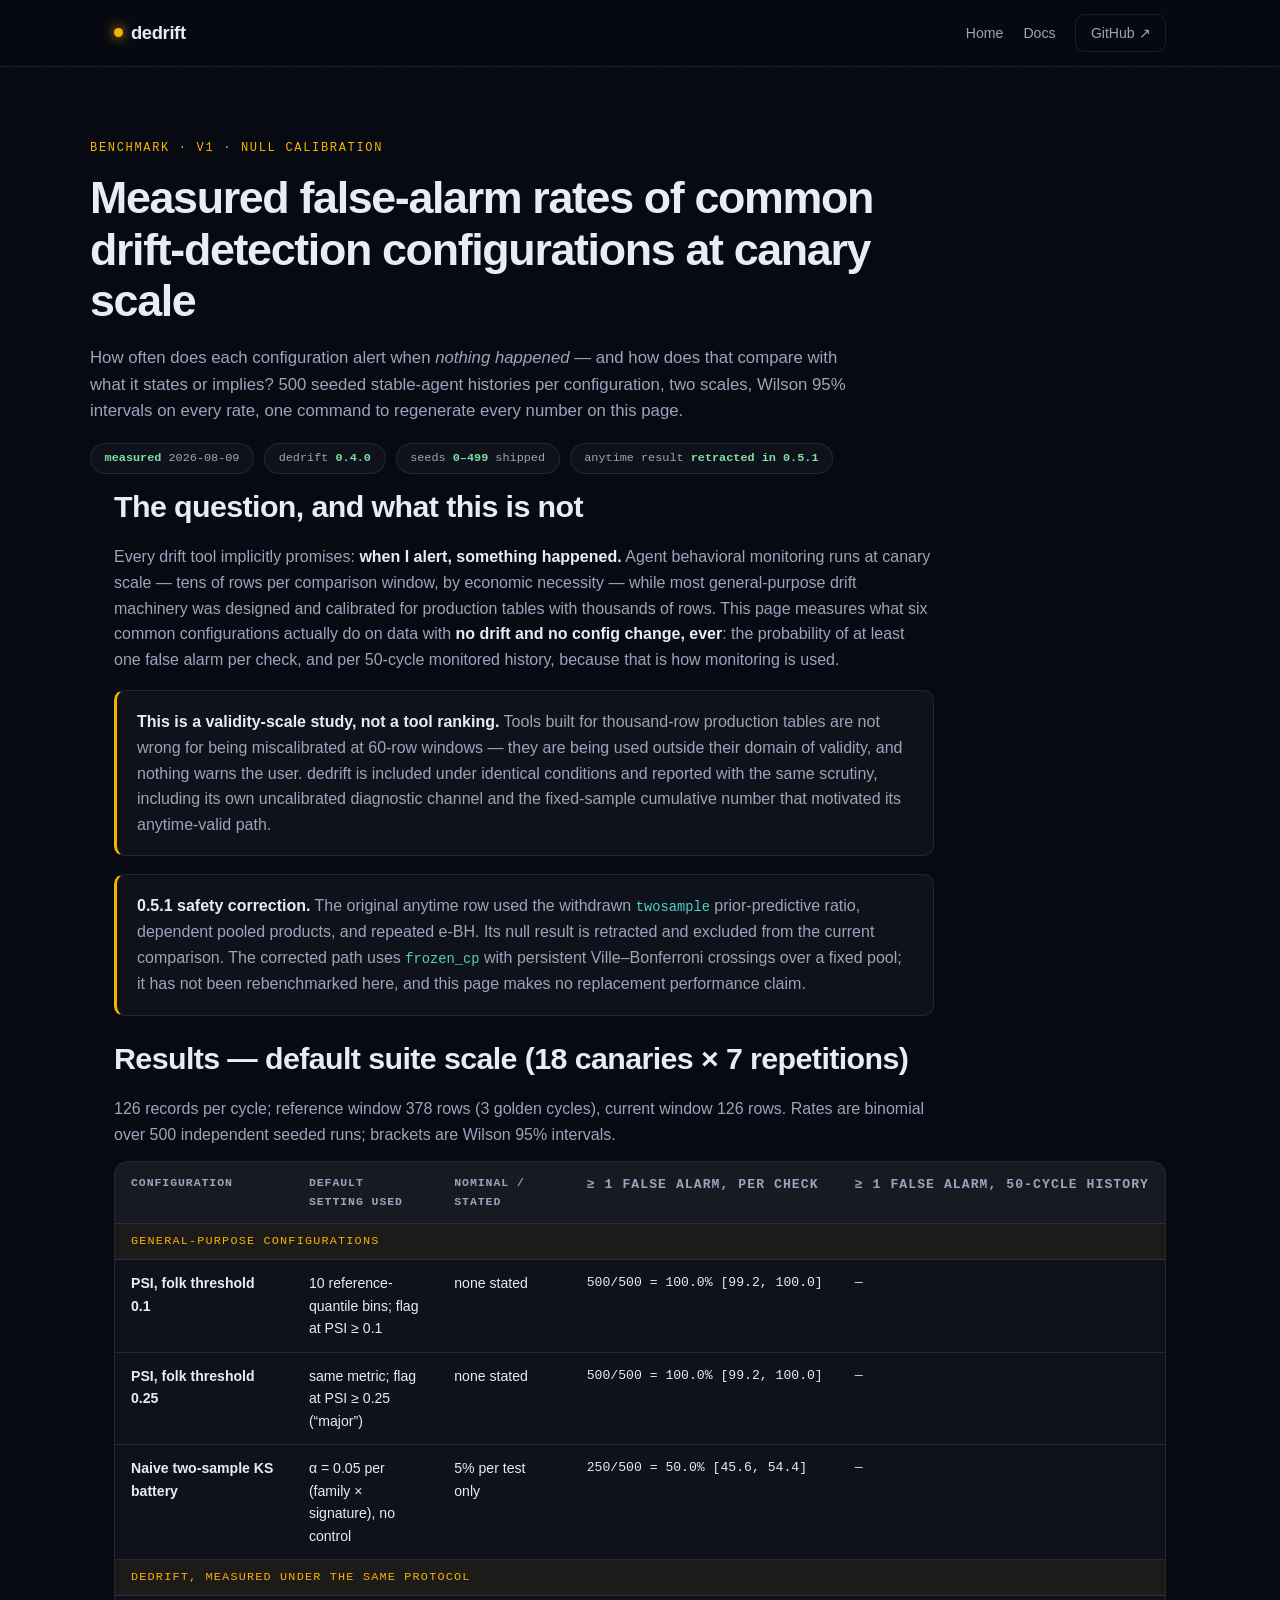
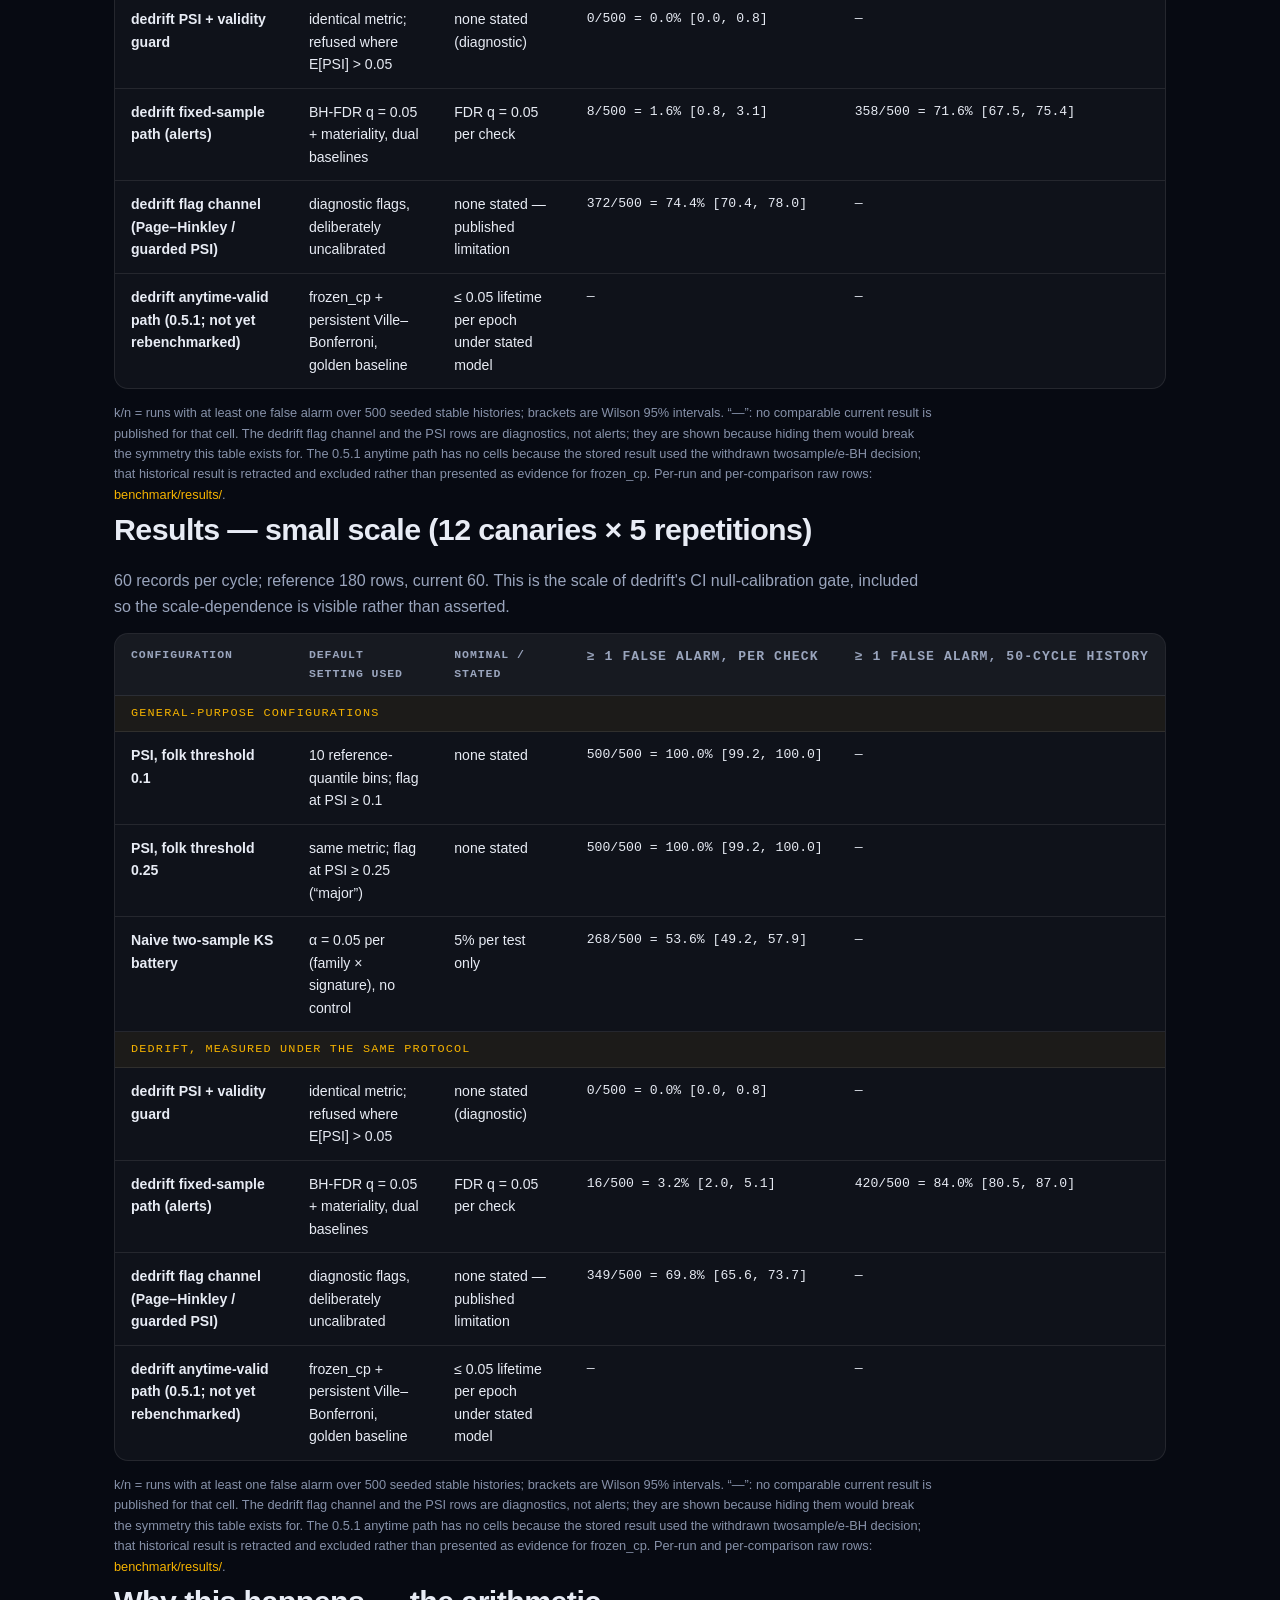
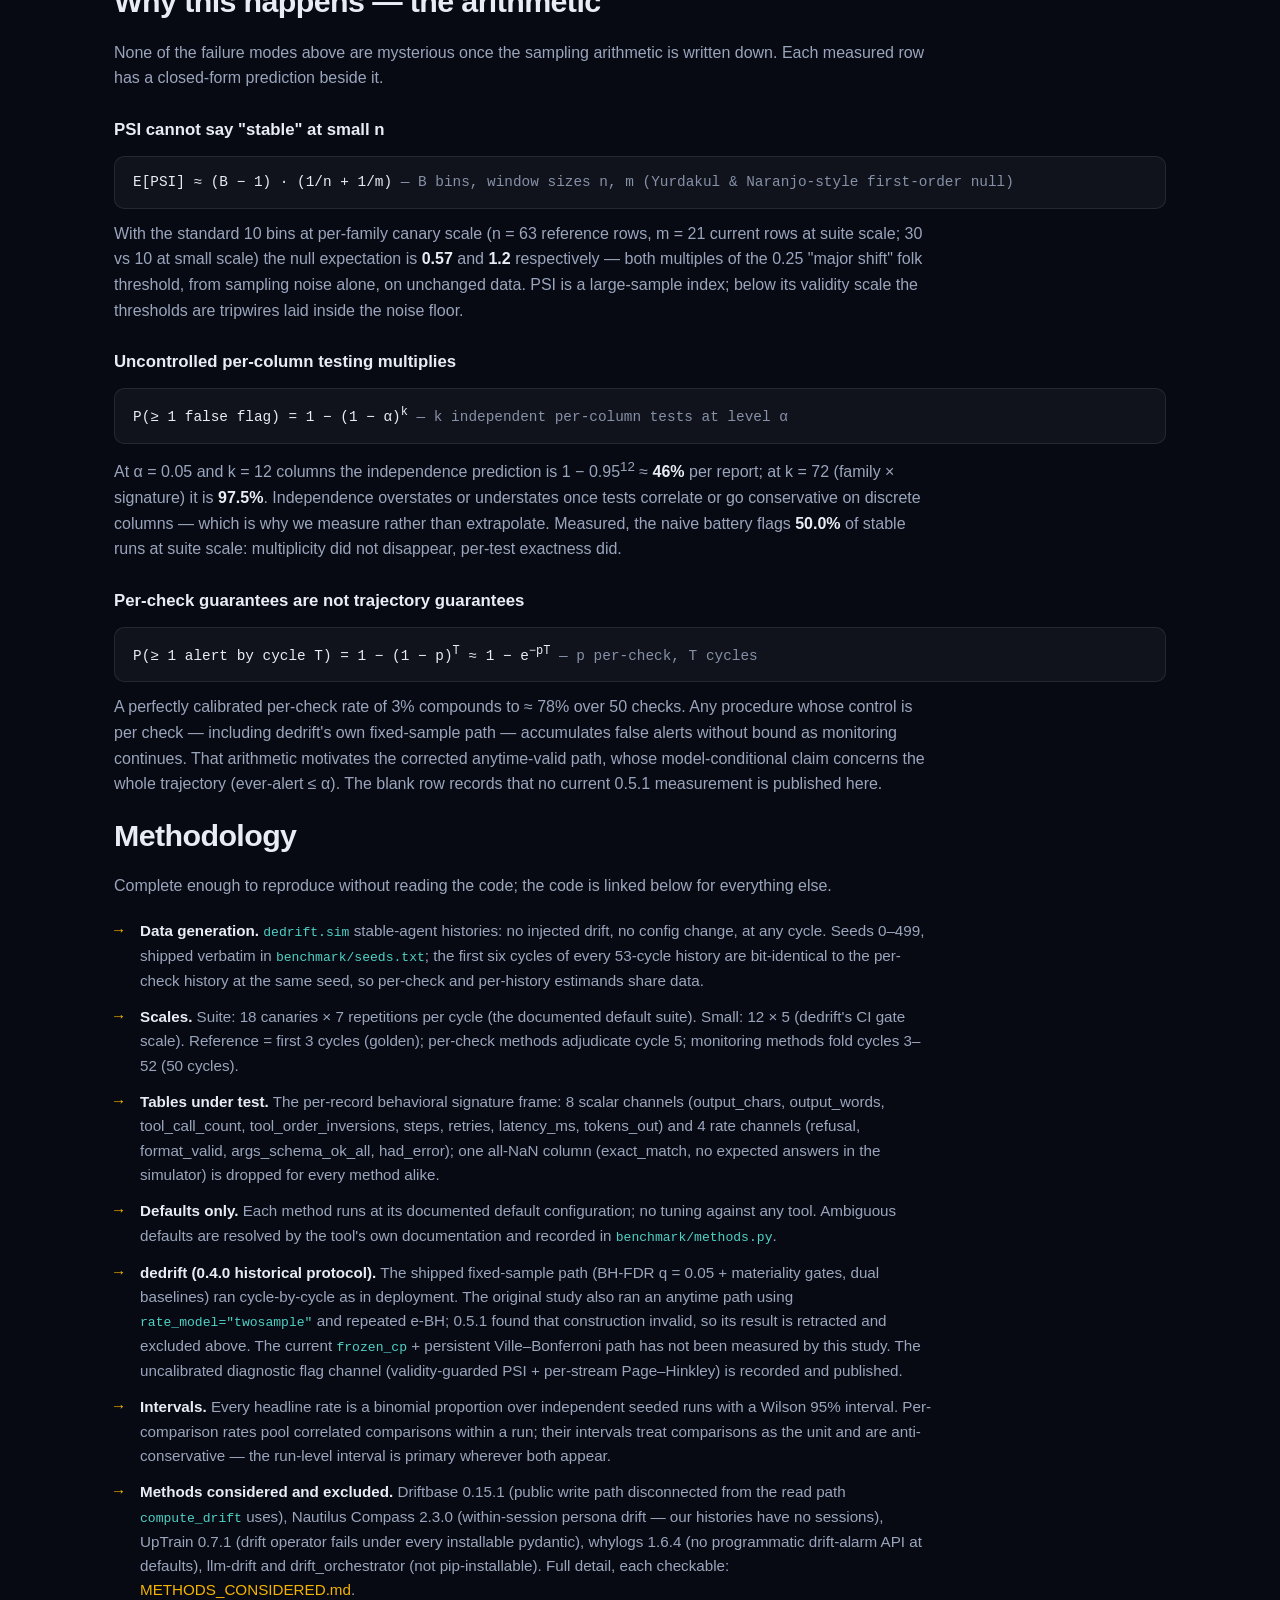
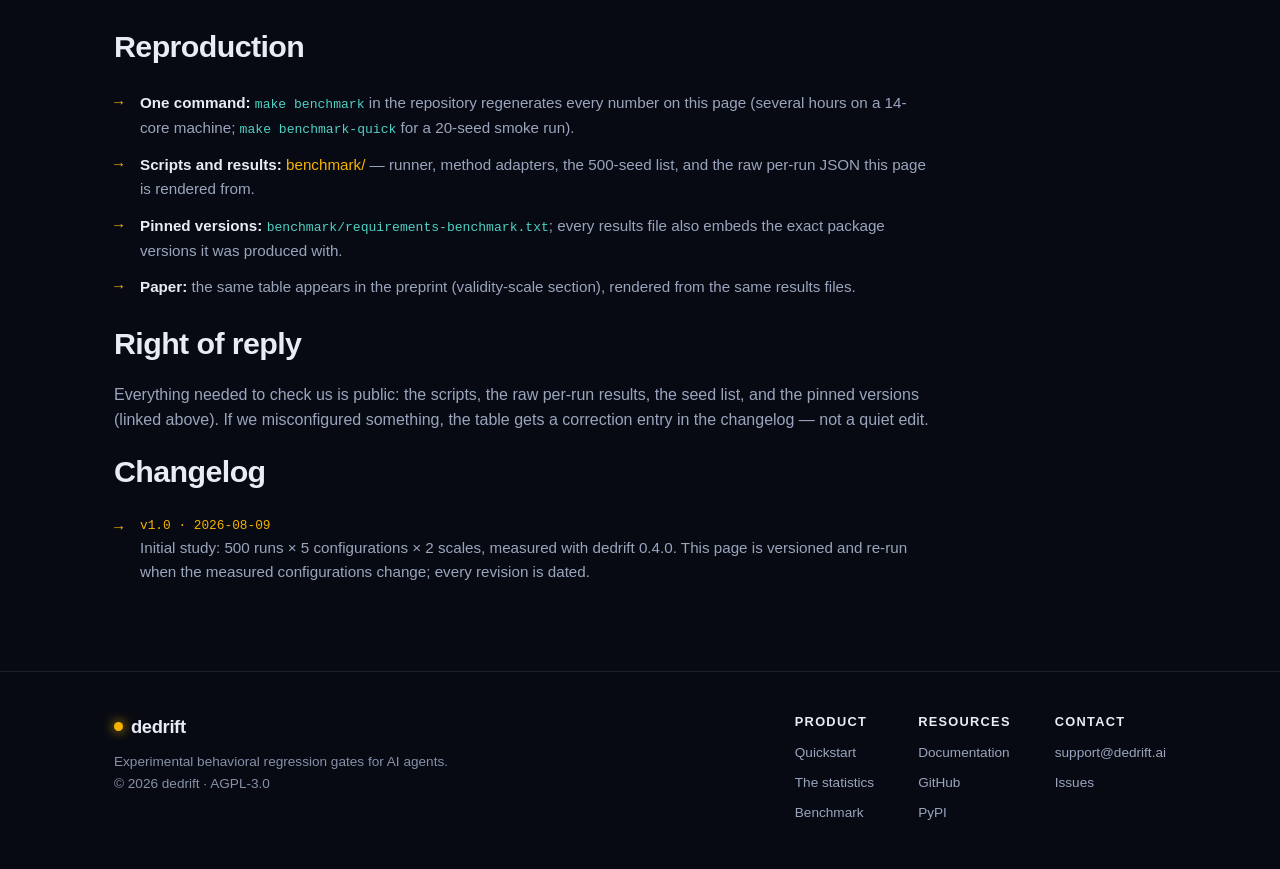
<file: web/benchmark/index.html>
<!doctype html>
<html lang="en">
<head>
<meta charset="utf-8">
<meta name="viewport" content="width=device-width, initial-scale=1">
<title>Null-calibration benchmark — measured false-alarm rates at canary scale · dedrift</title>
<meta name="description" content="How often do common drift-detection configurations alert on data with no drift? A reproducible validity-scale study: 500 seeded stable-agent histories, six configurations, Wilson intervals, pinned versions.">
<meta property="og:title" content="Null-calibration benchmark — false-alarm rates at canary scale">
<meta property="og:description" content="A reproducible validity-scale study of drift-detection false-alarm rates on stable-agent histories.">
<meta property="og:url" content="https://dedrift.ai/benchmark/">
<meta property="og:image" content="https://dedrift.ai/og-card-v2.png">
<meta name="twitter:card" content="summary_large_image">
<link rel="canonical" href="https://dedrift.ai/benchmark/">
<link rel="icon" href="/docs/assets/logo.svg">
<style>
:root{
  --bg:#070a12; --bg2:#0b1020; --ink:#e8ecf5; --dim:#9aa5bd; --dimmer:#8691a9;
  --amber:#f5b301; --violet:#8b7cf7; --teal:#4fd1c5; --green:#7ee0a3; --red:#ff6b6b;
  --card:rgba(255,255,255,.035); --line:rgba(255,255,255,.09);
  --mono:ui-monospace,'SF Mono','Cascadia Code','JetBrains Mono',Menlo,Consolas,monospace;
}
*{box-sizing:border-box;margin:0;padding:0}
html{scroll-behavior:smooth;scroll-padding-top:76px}
body{
  background:var(--bg); color:var(--ink);
  font-family:-apple-system,BlinkMacSystemFont,'Segoe UI Variable','Segoe UI',Inter,Roboto,'Helvetica Neue',Arial,sans-serif;
  line-height:1.6; -webkit-font-smoothing:antialiased; overflow-x:hidden;
}
body::before{
  content:""; position:fixed; inset:0; pointer-events:none; z-index:0;
  background-image:radial-gradient(rgba(255,255,255,.05) 1px, transparent 1px);
  background-size:28px 28px;
  mask-image:linear-gradient(180deg,#000 0%,transparent 70%);
}
a{color:var(--amber);text-decoration:none}
a:hover{text-decoration:underline;text-underline-offset:3px}
.wrap{max-width:1100px;margin:0 auto;padding:0 24px;position:relative;z-index:1}
.skip{position:absolute;left:-9999px;top:0;background:var(--amber);color:#141414;padding:.6rem 1rem;border-radius:0 0 .6rem 0;font-weight:700;z-index:100}
.skip:focus{left:0}
nav{position:sticky;top:0;z-index:50;backdrop-filter:blur(14px);-webkit-backdrop-filter:blur(14px);background:rgba(7,10,18,.72);border-bottom:1px solid var(--line)}
.nav-inner{max-width:1100px;margin:0 auto;padding:14px 24px;display:flex;align-items:center;gap:28px}
.logo{font-weight:800;font-size:1.15rem;color:var(--ink);letter-spacing:-.02em;display:flex;align-items:center;gap:8px}
.logo:hover{text-decoration:none}
.logo .pulse{width:9px;height:9px;border-radius:50%;background:var(--amber);box-shadow:0 0 12px var(--amber);animation:pulse 2.4s infinite}
@keyframes pulse{0%,100%{opacity:1}50%{opacity:.35}}
.nav-links{display:flex;gap:20px;margin-left:auto;align-items:center}
.nav-links a{color:var(--dim);font-size:.88rem;font-weight:500;position:relative;padding:4px 0}
.nav-links a:hover{color:var(--ink);text-decoration:none}
.btn{display:inline-block;padding:.6rem 1.15rem;border-radius:.6rem;font-weight:600;font-size:.92rem;border:1px solid var(--line);color:var(--ink);transition:border-color .18s,transform .18s}
.btn:hover{border-color:var(--amber);transform:translateY(-1px);text-decoration:none}
.nav-links .btn{padding:.42rem .9rem}
header.page{padding:72px 0 8px}
.kicker{font-family:var(--mono);font-size:.75rem;letter-spacing:.14em;text-transform:uppercase;color:var(--amber);margin-bottom:14px}
h1{font-size:clamp(1.9rem,4.2vw,2.8rem);font-weight:800;letter-spacing:-.03em;line-height:1.15;max-width:880px;margin-bottom:18px}
.sub{color:var(--dim);font-size:1.05rem;max-width:760px}
section{padding:56px 0 10px}
h2{font-size:clamp(1.4rem,2.8vw,1.9rem);font-weight:800;letter-spacing:-.02em;margin-bottom:14px}
h3{font-size:1.05rem;font-weight:700;margin:26px 0 8px}
p.body{color:var(--dim);max-width:820px;margin-bottom:14px}
p.body b, p.body code{color:var(--ink)}
ul.body{list-style:none;margin:0 0 14px;max-width:820px}
ul.body li{color:var(--dim);padding:6px 0 6px 26px;position:relative;font-size:.95rem}
ul.body li::before{content:"→";position:absolute;left:0;color:var(--amber);font-family:var(--mono)}
ul.body li b{color:var(--ink)}
code{font-family:var(--mono);font-size:.86em;color:var(--teal)}
.callout{border:1px solid var(--line);border-left:3px solid var(--amber);border-radius:10px;background:var(--card);padding:18px 20px;color:var(--dim);max-width:820px;margin:18px 0}
.callout b{color:var(--ink)}
.tbl-wrap{overflow-x:auto;border:1px solid var(--line);border-radius:14px;background:var(--card);margin:14px 0}
table{width:100%;border-collapse:collapse;font-size:.88rem;min-width:720px}
th,td{padding:12px 16px;text-align:left;border-bottom:1px solid var(--line);vertical-align:top}
thead th{font-family:var(--mono);font-size:.72rem;letter-spacing:.08em;text-transform:uppercase;color:var(--dim);background:rgba(255,255,255,.03)}
tbody tr:last-child td{border-bottom:0}
td.num,th.num{font-family:var(--mono);font-size:.82rem;font-variant-numeric:tabular-nums;white-space:nowrap}
td .y{color:var(--green);font-weight:700}
td .mid{color:var(--amber);font-weight:600}
td .bad{color:var(--red);font-weight:600}
td .n{color:var(--dimmer)}
tr.grp td{background:rgba(245,179,1,.05);font-family:var(--mono);font-size:.74rem;letter-spacing:.1em;text-transform:uppercase;color:var(--amber);padding:8px 16px}
.tbl-note{color:var(--dimmer);font-size:.8rem;margin:10px 0 0;max-width:820px}
.math{font-family:var(--mono);font-size:.9rem;color:var(--ink);background:rgba(255,255,255,.04);border:1px solid var(--line);border-radius:10px;padding:14px 18px;margin:12px 0;overflow-x:auto;white-space:nowrap}
.math .c{color:var(--dimmer)}
.meta{display:flex;flex-wrap:wrap;gap:10px;margin:18px 0 0}
.meta .chip{border:1px solid var(--line);border-radius:99px;padding:.3rem .85rem;font-family:var(--mono);font-size:.74rem;color:var(--dim);background:var(--card)}
.meta .chip b{color:var(--green);font-weight:600}
footer{margin-top:80px;border-top:1px solid var(--line);padding:40px 0 52px}
.foot{display:flex;justify-content:space-between;gap:24px;flex-wrap:wrap;color:var(--dimmer);font-size:.85rem}
.foot a{color:var(--dim)}
.foot a:hover{color:var(--ink)}
.foot .cols{display:flex;gap:44px;flex-wrap:wrap}
.foot .col{display:flex;flex-direction:column;gap:8px}
.foot .col b{color:var(--ink);font-size:.8rem;text-transform:uppercase;letter-spacing:.1em;margin-bottom:2px}
.changelog li{padding:8px 0}
.changelog .date{font-family:var(--mono);font-size:.8rem;color:var(--amber);display:block}
@media (max-width:900px){.nav-links a:not(.btn){display:none}}
</style>
</head>
<body>
<a class="skip" href="#main">Skip to content</a>

<nav aria-label="Primary">
  <div class="nav-inner">
    <a class="logo" href="/"><span class="pulse" aria-hidden="true"></span>dedrift</a>
    <div class="nav-links">
      <a href="/">Home</a>
      <a href="/docs/">Docs</a>
      <a class="btn" href="https://github.com/dedrift/dedrift">GitHub ↗</a>
    </div>
  </div>
</nav>

<main id="main">
<header class="page wrap">
  <div class="kicker">Benchmark · v1 · null calibration</div>
  <h1>Measured false-alarm rates of common drift-detection configurations at canary scale</h1>
  <p class="sub">How often does each configuration alert when <em>nothing happened</em> — and how does that
  compare with what it states or implies? 500 seeded stable-agent histories per configuration, two scales,
  Wilson 95% intervals on every rate, one command to regenerate every number on this page.</p>
  <div class="meta">
    <span class="chip"><b>measured</b> 2026-08-09</span>
    <span class="chip">dedrift <b>0.4.0</b></span>
    <span class="chip">seeds <b>0–499</b> shipped</span>
    <span class="chip">anytime result <b>retracted in 0.5.1</b></span>
  </div>
</header>

<section class="wrap" aria-labelledby="q">
  <h2 id="q">The question, and what this is not</h2>
  <p class="body">Every drift tool implicitly promises: <b>when I alert, something happened.</b> Agent
  behavioral monitoring runs at canary scale — tens of rows per comparison window, by economic necessity —
  while most general-purpose drift machinery was designed and calibrated for production tables with
  thousands of rows. This page measures what six common configurations actually do on data with
  <b>no drift and no config change, ever</b>: the probability of at least one false alarm per check, and per
  50-cycle monitored history, because that is how monitoring is used.</p>
  <div class="callout">
    <b>This is a validity-scale study, not a tool ranking.</b> Tools built for thousand-row production
    tables are not wrong for being miscalibrated at 60-row windows — they are being used outside their
    domain of validity, and nothing warns the user. dedrift is included under identical conditions and
    reported with the same scrutiny, including its own uncalibrated diagnostic channel and the fixed-sample
    cumulative number that motivated its anytime-valid path.
  </div>
  <div class="callout">
    <b>0.5.1 safety correction.</b> The original anytime row used the withdrawn
    <code>twosample</code> prior-predictive ratio, dependent pooled products, and repeated e-BH.
    Its null result is retracted and excluded from the current comparison. The corrected path uses
    <code>frozen_cp</code> with persistent Ville–Bonferroni crossings over a fixed pool; it has not
    been rebenchmarked here, and this page makes no replacement performance claim.
  </div>
</section>

<section class="wrap" aria-labelledby="results-suite">
  <h2 id="results-suite">Results — default suite scale (18 canaries × 7 repetitions)</h2>
  <p class="body">126 records per cycle; reference window 378 rows (3 golden cycles), current window 126
  rows. Rates are binomial over 500 independent seeded runs; brackets are Wilson 95% intervals.</p>
<!-- BENCHMARK:TABLE:BEGIN -->
<div class="tbl-wrap"><table>
<thead><tr><th>Configuration</th><th>Default setting used</th><th>Nominal / stated</th><th class='num'>≥ 1 false alarm, per check</th><th class='num'>≥ 1 false alarm, 50-cycle history</th></tr></thead>
<tbody>
<tr class='grp'><td colspan='5'>General-purpose configurations</td></tr>
<tr><td><b>PSI, folk threshold 0.1</b></td><td>10 reference-quantile bins; flag at PSI ≥ 0.1</td><td>none stated</td><td class='num'>500/500 = 100.0% [99.2, 100.0]</td><td class='num'>—</td></tr>
<tr><td><b>PSI, folk threshold 0.25</b></td><td>same metric; flag at PSI ≥ 0.25 (“major”)</td><td>none stated</td><td class='num'>500/500 = 100.0% [99.2, 100.0]</td><td class='num'>—</td></tr>
<tr><td><b>Naive two-sample KS battery</b></td><td>α = 0.05 per (family × signature), no control</td><td>5% per test only</td><td class='num'>250/500 = 50.0% [45.6, 54.4]</td><td class='num'>—</td></tr>
<tr class='grp'><td colspan='5'>dedrift, measured under the same protocol</td></tr>
<tr><td><b>dedrift PSI + validity guard</b></td><td>identical metric; refused where E[PSI] > 0.05</td><td>none stated (diagnostic)</td><td class='num'>0/500 = 0.0% [0.0, 0.8]</td><td class='num'>—</td></tr>
<tr><td><b>dedrift fixed-sample path (alerts)</b></td><td>BH-FDR q = 0.05 + materiality, dual baselines</td><td>FDR q = 0.05 per check</td><td class='num'>8/500 = 1.6% [0.8, 3.1]</td><td class='num'>358/500 = 71.6% [67.5, 75.4]</td></tr>
<tr><td><b>dedrift flag channel (Page–Hinkley / guarded PSI)</b></td><td>diagnostic flags, deliberately uncalibrated</td><td>none stated — published limitation</td><td class='num'>372/500 = 74.4% [70.4, 78.0]</td><td class='num'>—</td></tr>
<tr><td><b>dedrift anytime-valid path (0.5.1; not yet rebenchmarked)</b></td><td>frozen_cp + persistent Ville–Bonferroni, golden baseline</td><td>≤ 0.05 lifetime per epoch under stated model</td><td class='num'>—</td><td class='num'>—</td></tr>
</tbody></table></div>
<p class='tbl-note'>k/n = runs with at least one false alarm over 500 seeded stable histories; brackets are Wilson 95% intervals. “—”: no comparable current result is published for that cell. The dedrift flag channel and the PSI rows are diagnostics, not alerts; they are shown because hiding them would break the symmetry this table exists for. The 0.5.1 anytime path has no cells because the stored result used the withdrawn twosample/e-BH decision; that historical result is retracted and excluded rather than presented as evidence for frozen_cp. Per-run and per-comparison raw rows: <a href='https://github.com/dedrift/dedrift/tree/main/benchmark/results'>benchmark/results/</a>.</p>
<!-- BENCHMARK:TABLE:END -->
</section>

<section class="wrap" aria-labelledby="results-small">
  <h2 id="results-small">Results — small scale (12 canaries × 5 repetitions)</h2>
  <p class="body">60 records per cycle; reference 180 rows, current 60. This is the scale of dedrift's CI
  null-calibration gate, included so the scale-dependence is visible rather than asserted.</p>
<!-- BENCHMARK:TABLE2:BEGIN -->
<div class="tbl-wrap"><table>
<thead><tr><th>Configuration</th><th>Default setting used</th><th>Nominal / stated</th><th class='num'>≥ 1 false alarm, per check</th><th class='num'>≥ 1 false alarm, 50-cycle history</th></tr></thead>
<tbody>
<tr class='grp'><td colspan='5'>General-purpose configurations</td></tr>
<tr><td><b>PSI, folk threshold 0.1</b></td><td>10 reference-quantile bins; flag at PSI ≥ 0.1</td><td>none stated</td><td class='num'>500/500 = 100.0% [99.2, 100.0]</td><td class='num'>—</td></tr>
<tr><td><b>PSI, folk threshold 0.25</b></td><td>same metric; flag at PSI ≥ 0.25 (“major”)</td><td>none stated</td><td class='num'>500/500 = 100.0% [99.2, 100.0]</td><td class='num'>—</td></tr>
<tr><td><b>Naive two-sample KS battery</b></td><td>α = 0.05 per (family × signature), no control</td><td>5% per test only</td><td class='num'>268/500 = 53.6% [49.2, 57.9]</td><td class='num'>—</td></tr>
<tr class='grp'><td colspan='5'>dedrift, measured under the same protocol</td></tr>
<tr><td><b>dedrift PSI + validity guard</b></td><td>identical metric; refused where E[PSI] > 0.05</td><td>none stated (diagnostic)</td><td class='num'>0/500 = 0.0% [0.0, 0.8]</td><td class='num'>—</td></tr>
<tr><td><b>dedrift fixed-sample path (alerts)</b></td><td>BH-FDR q = 0.05 + materiality, dual baselines</td><td>FDR q = 0.05 per check</td><td class='num'>16/500 = 3.2% [2.0, 5.1]</td><td class='num'>420/500 = 84.0% [80.5, 87.0]</td></tr>
<tr><td><b>dedrift flag channel (Page–Hinkley / guarded PSI)</b></td><td>diagnostic flags, deliberately uncalibrated</td><td>none stated — published limitation</td><td class='num'>349/500 = 69.8% [65.6, 73.7]</td><td class='num'>—</td></tr>
<tr><td><b>dedrift anytime-valid path (0.5.1; not yet rebenchmarked)</b></td><td>frozen_cp + persistent Ville–Bonferroni, golden baseline</td><td>≤ 0.05 lifetime per epoch under stated model</td><td class='num'>—</td><td class='num'>—</td></tr>
</tbody></table></div>
<p class='tbl-note'>k/n = runs with at least one false alarm over 500 seeded stable histories; brackets are Wilson 95% intervals. “—”: no comparable current result is published for that cell. The dedrift flag channel and the PSI rows are diagnostics, not alerts; they are shown because hiding them would break the symmetry this table exists for. The 0.5.1 anytime path has no cells because the stored result used the withdrawn twosample/e-BH decision; that historical result is retracted and excluded rather than presented as evidence for frozen_cp. Per-run and per-comparison raw rows: <a href='https://github.com/dedrift/dedrift/tree/main/benchmark/results'>benchmark/results/</a>.</p>
<!-- BENCHMARK:TABLE2:END -->
</section>

<section class="wrap" aria-labelledby="why">
  <h2 id="why">Why this happens — the arithmetic</h2>
  <p class="body">None of the failure modes above are mysterious once the sampling arithmetic is written
  down. Each measured row has a closed-form prediction beside it.</p>

  <h3>PSI cannot say "stable" at small n</h3>
  <div class="math">E[PSI] ≈ (B − 1) · (1/n + 1/m) <span class="c">— B bins, window sizes n, m (Yurdakul &amp; Naranjo-style first-order null)</span></div>
  <p class="body">With the standard 10 bins at per-family canary scale (n = 63 reference rows, m = 21
  current rows at suite scale; 30 vs 10 at small scale) the null expectation is <b>0.57</b> and
  <b>1.2</b> respectively — both multiples of the 0.25 "major shift" folk threshold, from sampling noise
  alone, on unchanged data. PSI is a large-sample index; below its validity scale the thresholds are
  tripwires laid inside the noise floor.</p>

  <h3>Uncontrolled per-column testing multiplies</h3>
  <div class="math">P(≥ 1 false flag) = 1 − (1 − α)<sup>k</sup> <span class="c">— k independent per-column tests at level α</span></div>
  <p class="body">At α = 0.05 and k = 12 columns the independence prediction is 1 − 0.95<sup>12</sup> ≈
  <b>46%</b> per report; at k = 72 (family × signature) it is <b>97.5%</b>. Independence overstates or
  understates once tests correlate or go conservative on discrete columns — which is why we measure
  rather than extrapolate. Measured, the naive battery flags <b>50.0%</b> of stable runs at suite
  scale: multiplicity did not disappear, per-test exactness did.</p>

  <h3>Per-check guarantees are not trajectory guarantees</h3>
  <div class="math">P(≥ 1 alert by cycle T) = 1 − (1 − p)<sup>T</sup> ≈ 1 − e<sup>−pT</sup> <span class="c">— p per-check, T cycles</span></div>
  <p class="body">A perfectly calibrated per-check rate of 3% compounds to ≈ 78% over 50 checks. Any
  procedure whose control is per check — including dedrift's own fixed-sample path — accumulates false
  alerts without bound as monitoring continues. That arithmetic motivates the corrected anytime-valid
  path, whose model-conditional claim concerns the whole trajectory (ever-alert ≤ α). The blank row
  records that no current 0.5.1 measurement is published here.</p>
</section>

<section class="wrap" aria-labelledby="methods">
  <h2 id="methods">Methodology</h2>
  <p class="body">Complete enough to reproduce without reading the code; the code is linked below for
  everything else.</p>
  <ul class="body">
    <li><b>Data generation.</b> <code>dedrift.sim</code> stable-agent histories: no injected drift, no
    config change, at any cycle. Seeds 0–499, shipped verbatim in <code>benchmark/seeds.txt</code>; the
    first six cycles of every 53-cycle history are bit-identical to the per-check history at the same
    seed, so per-check and per-history estimands share data.</li>
    <li><b>Scales.</b> Suite: 18 canaries × 7 repetitions per cycle (the documented default suite).
    Small: 12 × 5 (dedrift's CI gate scale). Reference = first 3 cycles (golden); per-check methods
    adjudicate cycle 5; monitoring methods fold cycles 3–52 (50 cycles).</li>
    <li><b>Tables under test.</b> The per-record behavioral signature frame: 8 scalar channels
    (output_chars, output_words, tool_call_count, tool_order_inversions, steps, retries, latency_ms,
    tokens_out) and 4 rate channels (refusal, format_valid, args_schema_ok_all, had_error); one
    all-NaN column (exact_match, no expected answers in the simulator) is dropped for every method
    alike.</li>
    <li><b>Defaults only.</b> Each method runs at its documented default configuration; no tuning
    against any tool. Ambiguous defaults are resolved by the tool's own documentation and recorded in
    <code>benchmark/methods.py</code>.</li>
    <li><b>dedrift (0.4.0 historical protocol).</b> The shipped fixed-sample path (BH-FDR q = 0.05 +
    materiality gates, dual baselines) ran cycle-by-cycle as in deployment. The original study also ran
    an anytime path using <code>rate_model="twosample"</code> and repeated e-BH; 0.5.1 found that
    construction invalid, so its result is retracted and excluded above. The current
    <code>frozen_cp</code> + persistent Ville–Bonferroni path has not been measured by this study. The
    uncalibrated diagnostic flag channel (validity-guarded PSI + per-stream Page–Hinkley) is recorded
    and published.</li>
    <li><b>Intervals.</b> Every headline rate is a binomial proportion over independent seeded runs with
    a Wilson 95% interval. Per-comparison rates pool correlated comparisons within a run; their
    intervals treat comparisons as the unit and are anti-conservative — the run-level interval is
    primary wherever both appear.</li>
    <li><b>Methods considered and excluded.</b> Driftbase 0.15.1 (public write path disconnected from
    the read path <code>compute_drift</code> uses), Nautilus Compass 2.3.0 (within-session persona
    drift — our histories have no sessions), UpTrain 0.7.1 (drift operator fails under every
    installable pydantic), whylogs 1.6.4 (no programmatic drift-alarm API at defaults), llm-drift and
    drift_orchestrator (not pip-installable). Full detail, each checkable:
    <a href="https://github.com/dedrift/dedrift/blob/main/benchmark/METHODS_CONSIDERED.md">METHODS_CONSIDERED.md</a>.</li>
  </ul>
</section>

<section class="wrap" aria-labelledby="repro">
  <h2 id="repro">Reproduction</h2>
  <ul class="body">
    <li><b>One command:</b> <code>make benchmark</code> in the repository regenerates every number on
    this page (several hours on a 14-core machine; <code>make benchmark-quick</code> for a 20-seed
    smoke run).</li>
    <li><b>Scripts and results:</b> <a href="https://github.com/dedrift/dedrift/tree/main/benchmark">benchmark/</a> —
    runner, method adapters, the 500-seed list, and the raw per-run JSON this page is rendered from.</li>
    <li><b>Pinned versions:</b> <code>benchmark/requirements-benchmark.txt</code>; every results file
    also embeds the exact package versions it was produced with.</li>
    <li><b>Paper:</b> the same table appears in the preprint (validity-scale section), rendered from
    the same results files.</li>
  </ul>
</section>

<section class="wrap" aria-labelledby="reply">
  <h2 id="reply">Right of reply</h2>
  <p class="body">Everything needed to check us is public: the scripts, the raw per-run results, the
  seed list, and the pinned versions (linked above). If we misconfigured something, the table gets a
  correction entry in the changelog — not a quiet edit.</p>
</section>

<section class="wrap" aria-labelledby="changelog">
  <h2 id="changelog">Changelog</h2>
  <ul class="body changelog">
    <li><span class="date">v1.0 · 2026-08-09</span>
      Initial study: 500 runs × 5 configurations × 2 scales, measured with dedrift 0.4.0. This page
      is versioned and re-run when the measured configurations change; every revision is dated.</li>
  </ul>
</section>
</main>

<footer>
  <div class="wrap foot">
    <div>
      <div class="logo" style="margin-bottom:10px"><span class="pulse" aria-hidden="true"></span>dedrift</div>
      <div>Experimental behavioral regression gates for AI agents.<br>© 2026 dedrift · AGPL-3.0</div>
    </div>
    <div class="cols">
      <div class="col"><b>Product</b>
        <a href="/docs/quickstart/">Quickstart</a>
        <a href="/docs/statistics/">The statistics</a>
        <a href="/benchmark/">Benchmark</a>
      </div>
      <div class="col"><b>Resources</b>
        <a href="https://dedrift.ai/docs/">Documentation</a>
        <a href="https://github.com/dedrift/dedrift">GitHub</a>
        <a href="https://pypi.org/project/dedrift/">PyPI</a>
      </div>
      <div class="col"><b>Contact</b>
        <a href="mailto:support@dedrift.ai">support@dedrift.ai</a>
        <a href="https://github.com/dedrift/dedrift/issues">Issues</a>
      </div>
    </div>
  </div>
</footer>
</body>
</html>
</file>
